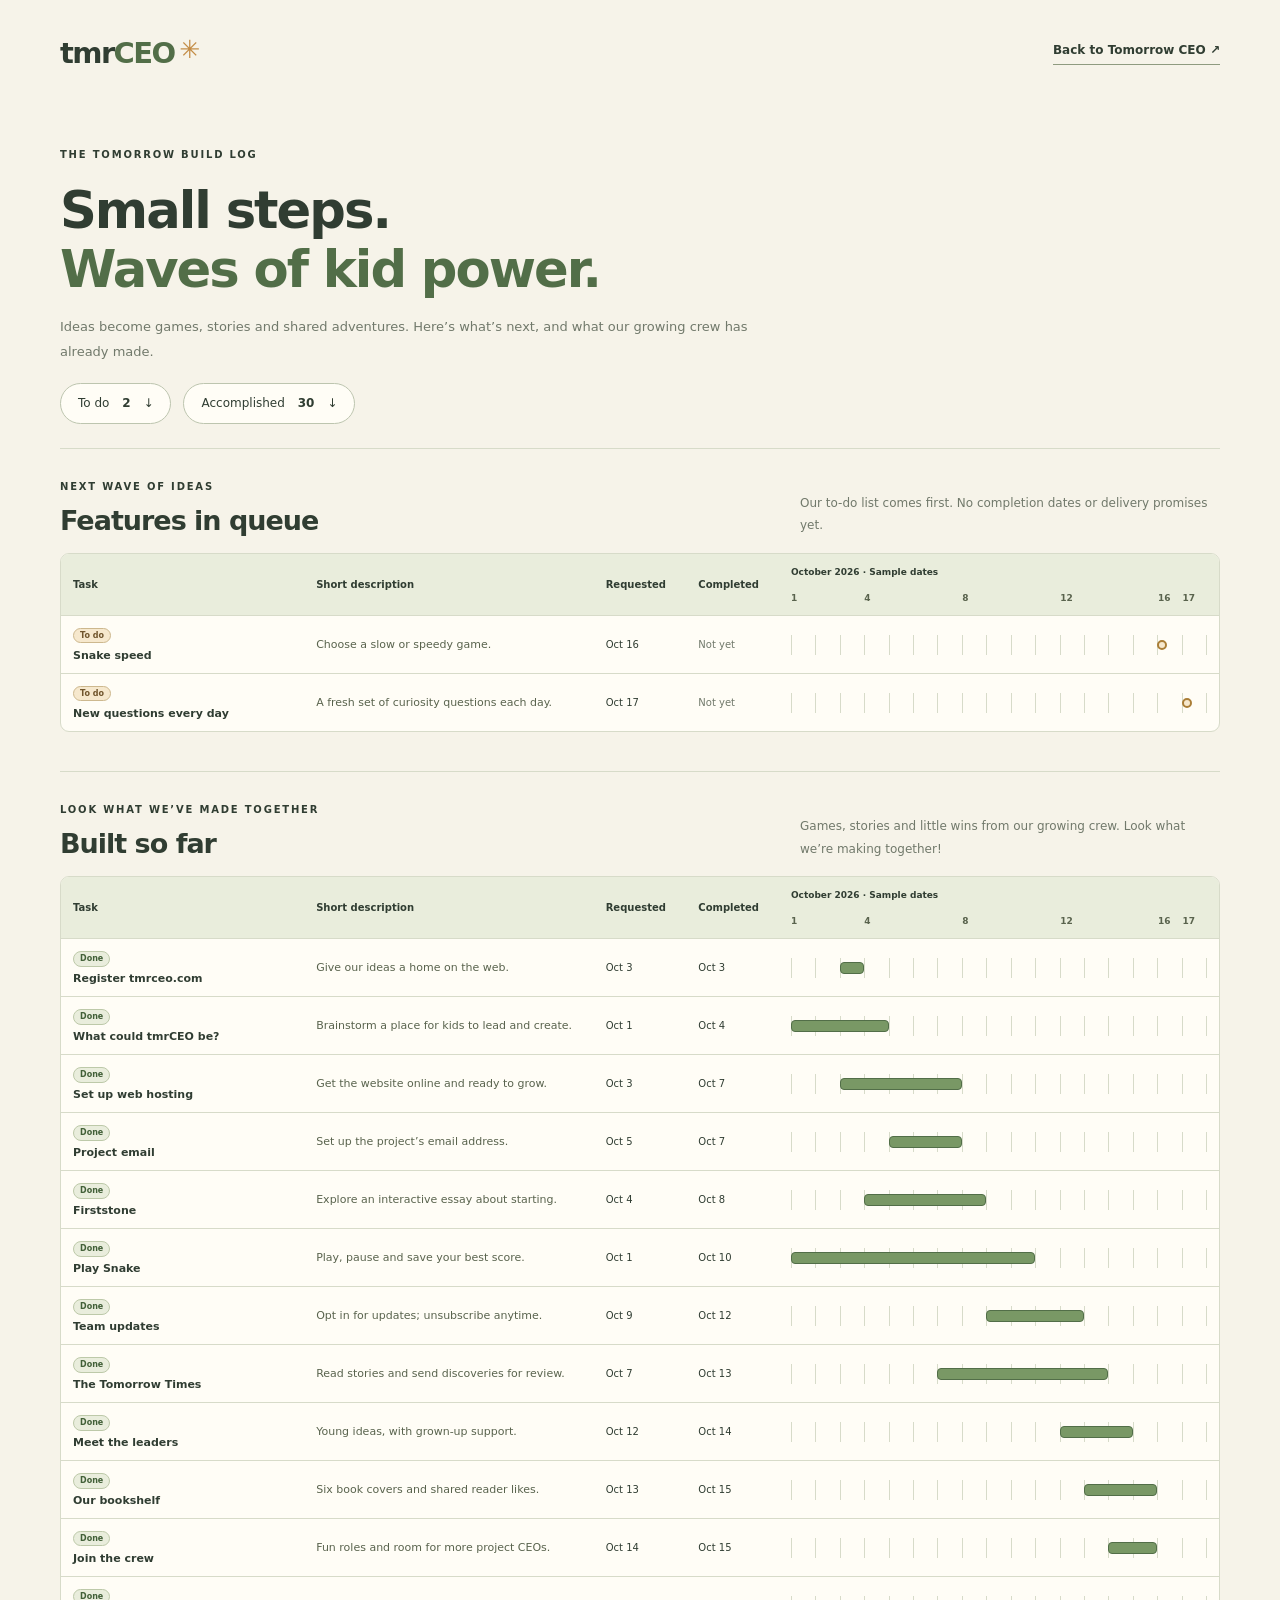
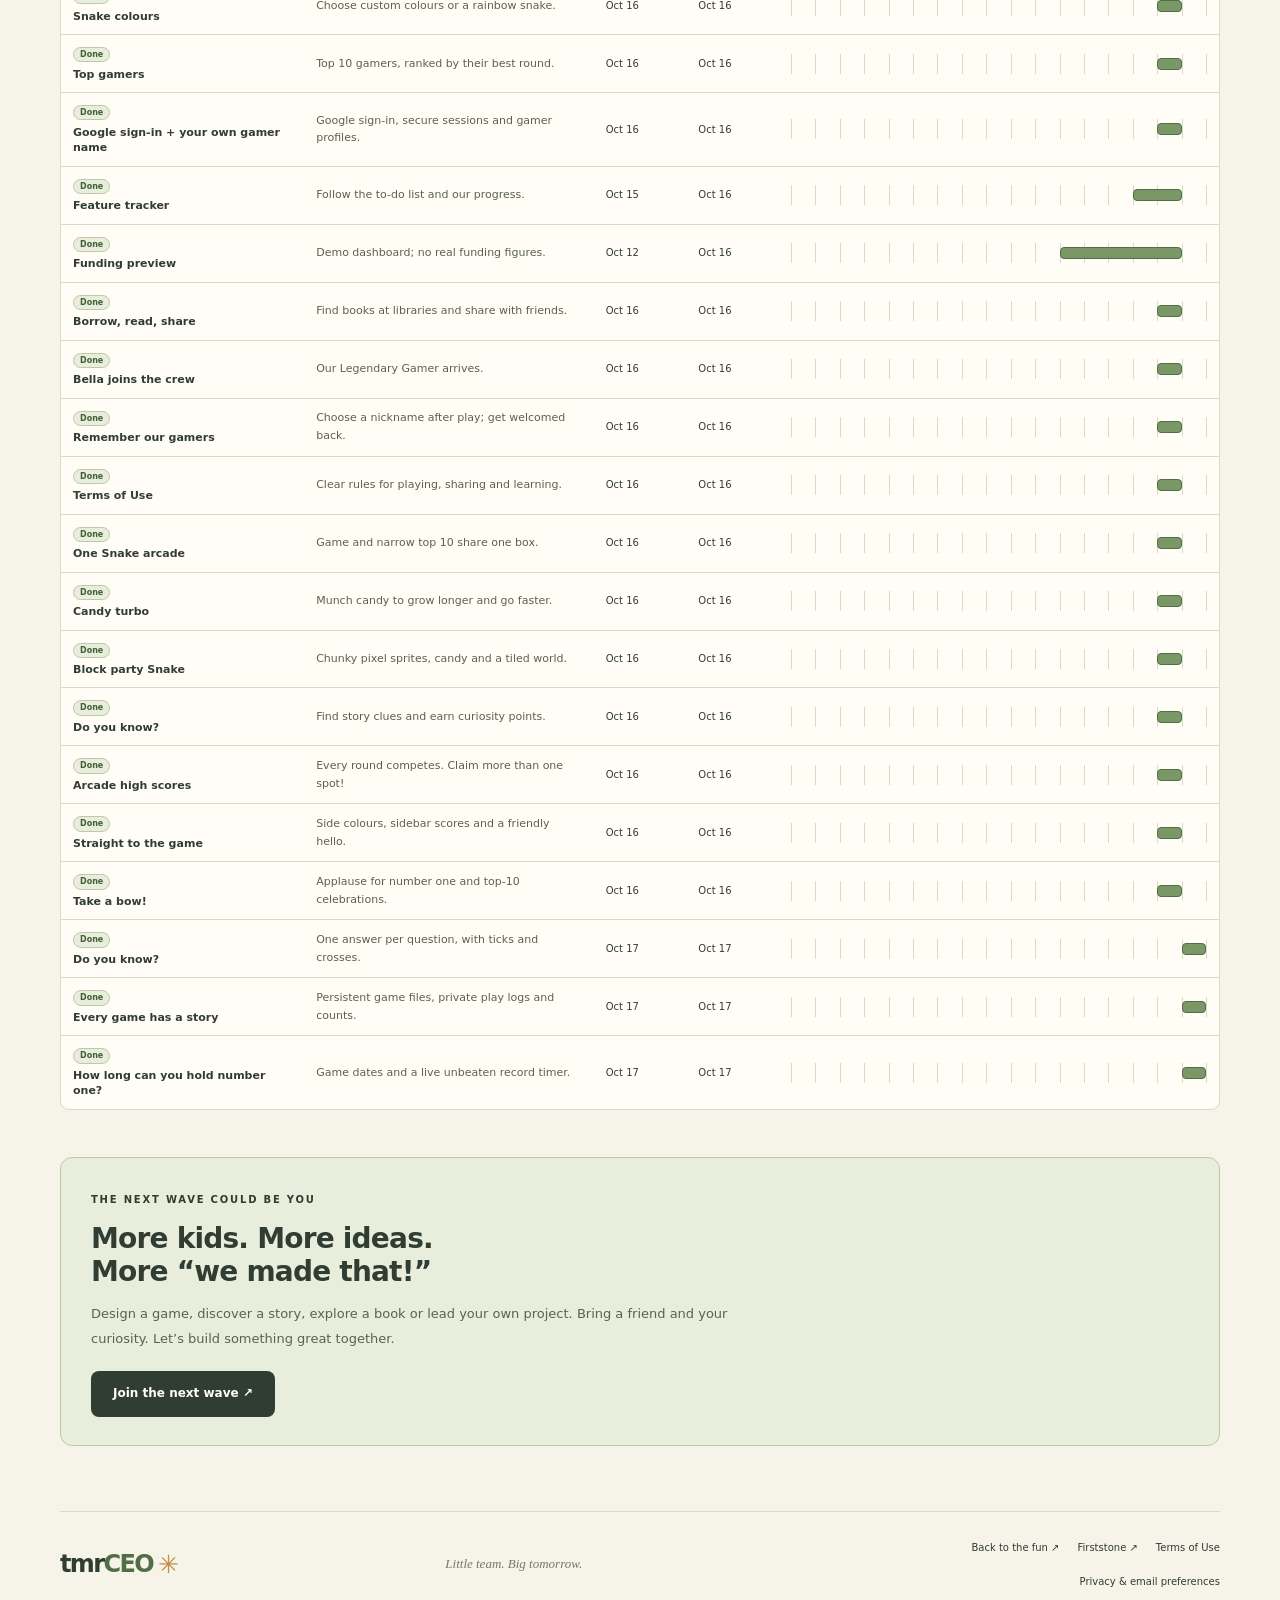
<file: features/index.html>
<!doctype html>
<html lang="en"><head><meta charset="utf-8"><meta name="viewport" content="width=device-width, initial-scale=1"><meta name="robots" content="noindex"><meta name="description" content="Our to-do list, completed work and an October project timeline with sample dates."><meta name="theme-color" content="#f6f3e9"><title>Feature tracker · Tomorrow CEO</title><link rel="stylesheet" href="/styles.css"></head>
<body><header class="header wrap"><a class="logo" href="/" aria-label="Tomorrow CEO home">tmr<span>CEO</span><i aria-hidden="true">✳</i></a><a class="text-link" href="/">Back to Tomorrow CEO ↗</a></header>
<main class="features-page wrap"><header class="features-intro"><span class="eyebrow">THE TOMORROW BUILD LOG</span><h1>Small steps.<br><span>Waves of kid power.</span></h1><p>Ideas become games, stories and shared adventures. Here’s what’s next, and what our growing crew has already made.</p><nav class="feature-jumps" aria-label="Feature tracker sections"><a href="#queue">To do <span>2</span> ↓</a><a href="#history">Accomplished <span>30</span> ↓</a></nav></header>
<section class="feature-section" id="queue" aria-labelledby="queue-title"><div class="feature-section-heading"><div><span class="eyebrow">NEXT WAVE OF IDEAS</span><h2 id="queue-title">Features in queue</h2></div><p>Our to-do list comes first. No completion dates or delivery promises yet.</p></div><p class="table-scroll-hint">On small screens, scroll across to see the timeline →</p><div class="task-scroll" tabindex="0" role="region" aria-label="To-do tasks and sample timeline"><table class="task-table"><caption class="sr-only">To-do: one task per row. Dates shown are sample dates.</caption><colgroup><col class="task-col"><col class="description-col"><col class="date-col"><col class="date-col"><col class="timeline-col"></colgroup><thead><tr><th scope="col">Task</th><th scope="col">Short description</th><th scope="col">Requested</th><th scope="col">Completed</th><th scope="col"><span class="timeline-month">October 2026 · Sample dates</span><div class="gantt-axis" aria-label="October 1 to 17"><span style="left:0.000%">1</span><span style="left:17.647%">4</span><span style="left:41.176%">8</span><span style="left:64.706%">12</span><span style="left:88.235%">16</span><span style="left:94.118%">17</span></div></th></tr></thead><tbody><tr><th scope="row"><span class="feature-state queued">To do</span><span class="task-name">Snake speed</span></th><td class="task-description">Choose a slow or speedy game.</td><td><time datetime="2026-10-16">Oct 16</time></td><td><span class="not-yet">Not yet</span></td><td><div class="gantt-track" role="img" aria-label="Sample request date 2026-10-16; not completed or scheduled" style="--days:17"><span class="gantt-queued" style="left:88.235%"></span></div></td></tr><tr><th scope="row"><span class="feature-state queued">To do</span><span class="task-name">New questions every day</span></th><td class="task-description">A fresh set of curiosity questions each day.</td><td><time datetime="2026-10-17">Oct 17</time></td><td><span class="not-yet">Not yet</span></td><td><div class="gantt-track" role="img" aria-label="Sample request date 2026-10-17; not completed or scheduled" style="--days:17"><span class="gantt-queued" style="left:94.118%"></span></div></td></tr></tbody></table></div></section>
<section class="feature-section" id="history" aria-labelledby="history-title"><div class="feature-section-heading"><div><span class="eyebrow">LOOK WHAT WE’VE MADE TOGETHER</span><h2 id="history-title">Built so far</h2></div><p>Games, stories and little wins from our growing crew. Look what we’re making together!</p></div><p class="table-scroll-hint">On small screens, scroll across to see the timeline →</p><div class="task-scroll" tabindex="0" role="region" aria-label="Completed tasks and sample timeline"><table class="task-table"><caption class="sr-only">Completed: one task per row. Dates shown are sample dates.</caption><colgroup><col class="task-col"><col class="description-col"><col class="date-col"><col class="date-col"><col class="timeline-col"></colgroup><thead><tr><th scope="col">Task</th><th scope="col">Short description</th><th scope="col">Requested</th><th scope="col">Completed</th><th scope="col"><span class="timeline-month">October 2026 · Sample dates</span><div class="gantt-axis" aria-label="October 1 to 17"><span style="left:0.000%">1</span><span style="left:17.647%">4</span><span style="left:41.176%">8</span><span style="left:64.706%">12</span><span style="left:88.235%">16</span><span style="left:94.118%">17</span></div></th></tr></thead><tbody><tr><th scope="row"><span class="feature-state shipped">Done</span><span class="task-name">Register tmrceo.com</span></th><td class="task-description">Give our ideas a home on the web.</td><td><time datetime="2026-10-03">Oct 3</time></td><td><time datetime="2026-10-03">Oct 3</time></td><td><div class="gantt-track" role="img" aria-label="Sample dates: requested 2026-10-03, completed 2026-10-03" style="--days:17"><span class="gantt-bar" style="left:11.765%;width:5.882%"></span></div></td></tr><tr><th scope="row"><span class="feature-state shipped">Done</span><span class="task-name">What could tmrCEO be?</span></th><td class="task-description">Brainstorm a place for kids to lead and create.</td><td><time datetime="2026-10-01">Oct 1</time></td><td><time datetime="2026-10-04">Oct 4</time></td><td><div class="gantt-track" role="img" aria-label="Sample dates: requested 2026-10-01, completed 2026-10-04" style="--days:17"><span class="gantt-bar" style="left:0.000%;width:23.529%"></span></div></td></tr><tr><th scope="row"><span class="feature-state shipped">Done</span><span class="task-name">Set up web hosting</span></th><td class="task-description">Get the website online and ready to grow.</td><td><time datetime="2026-10-03">Oct 3</time></td><td><time datetime="2026-10-07">Oct 7</time></td><td><div class="gantt-track" role="img" aria-label="Sample dates: requested 2026-10-03, completed 2026-10-07" style="--days:17"><span class="gantt-bar" style="left:11.765%;width:29.412%"></span></div></td></tr><tr><th scope="row"><span class="feature-state shipped">Done</span><span class="task-name">Project email</span></th><td class="task-description">Set up the project’s email address.</td><td><time datetime="2026-10-05">Oct 5</time></td><td><time datetime="2026-10-07">Oct 7</time></td><td><div class="gantt-track" role="img" aria-label="Sample dates: requested 2026-10-05, completed 2026-10-07" style="--days:17"><span class="gantt-bar" style="left:23.529%;width:17.647%"></span></div></td></tr><tr><th scope="row"><span class="feature-state shipped">Done</span><span class="task-name">Firststone</span></th><td class="task-description">Explore an interactive essay about starting.</td><td><time datetime="2026-10-04">Oct 4</time></td><td><time datetime="2026-10-08">Oct 8</time></td><td><div class="gantt-track" role="img" aria-label="Sample dates: requested 2026-10-04, completed 2026-10-08" style="--days:17"><span class="gantt-bar" style="left:17.647%;width:29.412%"></span></div></td></tr><tr><th scope="row"><span class="feature-state shipped">Done</span><span class="task-name">Play Snake</span></th><td class="task-description">Play, pause and save your best score.</td><td><time datetime="2026-10-01">Oct 1</time></td><td><time datetime="2026-10-10">Oct 10</time></td><td><div class="gantt-track" role="img" aria-label="Sample dates: requested 2026-10-01, completed 2026-10-10" style="--days:17"><span class="gantt-bar" style="left:0.000%;width:58.824%"></span></div></td></tr><tr><th scope="row"><span class="feature-state shipped">Done</span><span class="task-name">Team updates</span></th><td class="task-description">Opt in for updates; unsubscribe anytime.</td><td><time datetime="2026-10-09">Oct 9</time></td><td><time datetime="2026-10-12">Oct 12</time></td><td><div class="gantt-track" role="img" aria-label="Sample dates: requested 2026-10-09, completed 2026-10-12" style="--days:17"><span class="gantt-bar" style="left:47.059%;width:23.529%"></span></div></td></tr><tr><th scope="row"><span class="feature-state shipped">Done</span><span class="task-name">The Tomorrow Times</span></th><td class="task-description">Read stories and send discoveries for review.</td><td><time datetime="2026-10-07">Oct 7</time></td><td><time datetime="2026-10-13">Oct 13</time></td><td><div class="gantt-track" role="img" aria-label="Sample dates: requested 2026-10-07, completed 2026-10-13" style="--days:17"><span class="gantt-bar" style="left:35.294%;width:41.176%"></span></div></td></tr><tr><th scope="row"><span class="feature-state shipped">Done</span><span class="task-name">Meet the leaders</span></th><td class="task-description">Young ideas, with grown-up support.</td><td><time datetime="2026-10-12">Oct 12</time></td><td><time datetime="2026-10-14">Oct 14</time></td><td><div class="gantt-track" role="img" aria-label="Sample dates: requested 2026-10-12, completed 2026-10-14" style="--days:17"><span class="gantt-bar" style="left:64.706%;width:17.647%"></span></div></td></tr><tr><th scope="row"><span class="feature-state shipped">Done</span><span class="task-name">Our bookshelf</span></th><td class="task-description">Six book covers and shared reader likes.</td><td><time datetime="2026-10-13">Oct 13</time></td><td><time datetime="2026-10-15">Oct 15</time></td><td><div class="gantt-track" role="img" aria-label="Sample dates: requested 2026-10-13, completed 2026-10-15" style="--days:17"><span class="gantt-bar" style="left:70.588%;width:17.647%"></span></div></td></tr><tr><th scope="row"><span class="feature-state shipped">Done</span><span class="task-name">Join the crew</span></th><td class="task-description">Fun roles and room for more project CEOs.</td><td><time datetime="2026-10-14">Oct 14</time></td><td><time datetime="2026-10-15">Oct 15</time></td><td><div class="gantt-track" role="img" aria-label="Sample dates: requested 2026-10-14, completed 2026-10-15" style="--days:17"><span class="gantt-bar" style="left:76.471%;width:11.765%"></span></div></td></tr><tr><th scope="row"><span class="feature-state shipped">Done</span><span class="task-name">Snake colours</span></th><td class="task-description">Choose custom colours or a rainbow snake.</td><td><time datetime="2026-10-16">Oct 16</time></td><td><time datetime="2026-10-16">Oct 16</time></td><td><div class="gantt-track" role="img" aria-label="Sample dates: requested 2026-10-16, completed 2026-10-16" style="--days:17"><span class="gantt-bar" style="left:88.235%;width:5.882%"></span></div></td></tr><tr><th scope="row"><span class="feature-state shipped">Done</span><span class="task-name">Top gamers</span></th><td class="task-description">Top 10 gamers, ranked by their best round.</td><td><time datetime="2026-10-16">Oct 16</time></td><td><time datetime="2026-10-16">Oct 16</time></td><td><div class="gantt-track" role="img" aria-label="Sample dates: requested 2026-10-16, completed 2026-10-16" style="--days:17"><span class="gantt-bar" style="left:88.235%;width:5.882%"></span></div></td></tr><tr><th scope="row"><span class="feature-state shipped">Done</span><span class="task-name">Google sign-in + your own gamer name</span></th><td class="task-description">Google sign-in, secure sessions and gamer profiles.</td><td><time datetime="2026-10-16">Oct 16</time></td><td><time datetime="2026-10-16">Oct 16</time></td><td><div class="gantt-track" role="img" aria-label="Sample dates: requested 2026-10-16, completed 2026-10-16" style="--days:17"><span class="gantt-bar" style="left:88.235%;width:5.882%"></span></div></td></tr><tr><th scope="row"><span class="feature-state shipped">Done</span><span class="task-name">Feature tracker</span></th><td class="task-description">Follow the to-do list and our progress.</td><td><time datetime="2026-10-15">Oct 15</time></td><td><time datetime="2026-10-16">Oct 16</time></td><td><div class="gantt-track" role="img" aria-label="Sample dates: requested 2026-10-15, completed 2026-10-16" style="--days:17"><span class="gantt-bar" style="left:82.353%;width:11.765%"></span></div></td></tr><tr><th scope="row"><span class="feature-state shipped">Done</span><span class="task-name">Funding preview</span></th><td class="task-description">Demo dashboard; no real funding figures.</td><td><time datetime="2026-10-12">Oct 12</time></td><td><time datetime="2026-10-16">Oct 16</time></td><td><div class="gantt-track" role="img" aria-label="Sample dates: requested 2026-10-12, completed 2026-10-16" style="--days:17"><span class="gantt-bar" style="left:64.706%;width:29.412%"></span></div></td></tr><tr><th scope="row"><span class="feature-state shipped">Done</span><span class="task-name">Borrow, read, share</span></th><td class="task-description">Find books at libraries and share with friends.</td><td><time datetime="2026-10-16">Oct 16</time></td><td><time datetime="2026-10-16">Oct 16</time></td><td><div class="gantt-track" role="img" aria-label="Sample dates: requested 2026-10-16, completed 2026-10-16" style="--days:17"><span class="gantt-bar" style="left:88.235%;width:5.882%"></span></div></td></tr><tr><th scope="row"><span class="feature-state shipped">Done</span><span class="task-name">Bella joins the crew</span></th><td class="task-description">Our Legendary Gamer arrives.</td><td><time datetime="2026-10-16">Oct 16</time></td><td><time datetime="2026-10-16">Oct 16</time></td><td><div class="gantt-track" role="img" aria-label="Sample dates: requested 2026-10-16, completed 2026-10-16" style="--days:17"><span class="gantt-bar" style="left:88.235%;width:5.882%"></span></div></td></tr><tr><th scope="row"><span class="feature-state shipped">Done</span><span class="task-name">Remember our gamers</span></th><td class="task-description">Choose a nickname after play; get welcomed back.</td><td><time datetime="2026-10-16">Oct 16</time></td><td><time datetime="2026-10-16">Oct 16</time></td><td><div class="gantt-track" role="img" aria-label="Sample dates: requested 2026-10-16, completed 2026-10-16" style="--days:17"><span class="gantt-bar" style="left:88.235%;width:5.882%"></span></div></td></tr><tr><th scope="row"><span class="feature-state shipped">Done</span><span class="task-name">Terms of Use</span></th><td class="task-description">Clear rules for playing, sharing and learning.</td><td><time datetime="2026-10-16">Oct 16</time></td><td><time datetime="2026-10-16">Oct 16</time></td><td><div class="gantt-track" role="img" aria-label="Sample dates: requested 2026-10-16, completed 2026-10-16" style="--days:17"><span class="gantt-bar" style="left:88.235%;width:5.882%"></span></div></td></tr><tr><th scope="row"><span class="feature-state shipped">Done</span><span class="task-name">One Snake arcade</span></th><td class="task-description">Game and narrow top 10 share one box.</td><td><time datetime="2026-10-16">Oct 16</time></td><td><time datetime="2026-10-16">Oct 16</time></td><td><div class="gantt-track" role="img" aria-label="Sample dates: requested 2026-10-16, completed 2026-10-16" style="--days:17"><span class="gantt-bar" style="left:88.235%;width:5.882%"></span></div></td></tr><tr><th scope="row"><span class="feature-state shipped">Done</span><span class="task-name">Candy turbo</span></th><td class="task-description">Munch candy to grow longer and go faster.</td><td><time datetime="2026-10-16">Oct 16</time></td><td><time datetime="2026-10-16">Oct 16</time></td><td><div class="gantt-track" role="img" aria-label="Sample dates: requested 2026-10-16, completed 2026-10-16" style="--days:17"><span class="gantt-bar" style="left:88.235%;width:5.882%"></span></div></td></tr><tr><th scope="row"><span class="feature-state shipped">Done</span><span class="task-name">Block party Snake</span></th><td class="task-description">Chunky pixel sprites, candy and a tiled world.</td><td><time datetime="2026-10-16">Oct 16</time></td><td><time datetime="2026-10-16">Oct 16</time></td><td><div class="gantt-track" role="img" aria-label="Sample dates: requested 2026-10-16, completed 2026-10-16" style="--days:17"><span class="gantt-bar" style="left:88.235%;width:5.882%"></span></div></td></tr><tr><th scope="row"><span class="feature-state shipped">Done</span><span class="task-name">Do you know?</span></th><td class="task-description">Find story clues and earn curiosity points.</td><td><time datetime="2026-10-16">Oct 16</time></td><td><time datetime="2026-10-16">Oct 16</time></td><td><div class="gantt-track" role="img" aria-label="Sample dates: requested 2026-10-16, completed 2026-10-16" style="--days:17"><span class="gantt-bar" style="left:88.235%;width:5.882%"></span></div></td></tr><tr><th scope="row"><span class="feature-state shipped">Done</span><span class="task-name">Arcade high scores</span></th><td class="task-description">Every round competes. Claim more than one spot!</td><td><time datetime="2026-10-16">Oct 16</time></td><td><time datetime="2026-10-16">Oct 16</time></td><td><div class="gantt-track" role="img" aria-label="Sample dates: requested 2026-10-16, completed 2026-10-16" style="--days:17"><span class="gantt-bar" style="left:88.235%;width:5.882%"></span></div></td></tr><tr><th scope="row"><span class="feature-state shipped">Done</span><span class="task-name">Straight to the game</span></th><td class="task-description">Side colours, sidebar scores and a friendly hello.</td><td><time datetime="2026-10-16">Oct 16</time></td><td><time datetime="2026-10-16">Oct 16</time></td><td><div class="gantt-track" role="img" aria-label="Sample dates: requested 2026-10-16, completed 2026-10-16" style="--days:17"><span class="gantt-bar" style="left:88.235%;width:5.882%"></span></div></td></tr><tr><th scope="row"><span class="feature-state shipped">Done</span><span class="task-name">Take a bow!</span></th><td class="task-description">Applause for number one and top-10 celebrations.</td><td><time datetime="2026-10-16">Oct 16</time></td><td><time datetime="2026-10-16">Oct 16</time></td><td><div class="gantt-track" role="img" aria-label="Sample dates: requested 2026-10-16, completed 2026-10-16" style="--days:17"><span class="gantt-bar" style="left:88.235%;width:5.882%"></span></div></td></tr><tr><th scope="row"><span class="feature-state shipped">Done</span><span class="task-name">Do you know?</span></th><td class="task-description">One answer per question, with ticks and crosses.</td><td><time datetime="2026-10-17">Oct 17</time></td><td><time datetime="2026-10-17">Oct 17</time></td><td><div class="gantt-track" role="img" aria-label="Sample dates: requested 2026-10-17, completed 2026-10-17" style="--days:17"><span class="gantt-bar" style="left:94.118%;width:5.882%"></span></div></td></tr><tr><th scope="row"><span class="feature-state shipped">Done</span><span class="task-name">Every game has a story</span></th><td class="task-description">Persistent game files, private play logs and counts.</td><td><time datetime="2026-10-17">Oct 17</time></td><td><time datetime="2026-10-17">Oct 17</time></td><td><div class="gantt-track" role="img" aria-label="Sample dates: requested 2026-10-17, completed 2026-10-17" style="--days:17"><span class="gantt-bar" style="left:94.118%;width:5.882%"></span></div></td></tr><tr><th scope="row"><span class="feature-state shipped">Done</span><span class="task-name">How long can you hold number one?</span></th><td class="task-description">Game dates and a live unbeaten record timer.</td><td><time datetime="2026-10-17">Oct 17</time></td><td><time datetime="2026-10-17">Oct 17</time></td><td><div class="gantt-track" role="img" aria-label="Sample dates: requested 2026-10-17, completed 2026-10-17" style="--days:17"><span class="gantt-bar" style="left:94.118%;width:5.882%"></span></div></td></tr></tbody></table></div></section>
<aside class="kid-power-invite"><span class="eyebrow">THE NEXT WAVE COULD BE YOU</span><h2>More kids. More ideas.<br>More “we made that!”</h2><p>Design a game, discover a story, explore a book or lead your own project. Bring a friend and your curiosity. Let’s build something great together.</p><a class="button dark" href="/#team">Join the next wave ↗</a></aside></main>
<footer class="footer wrap"><a class="logo" href="/">tmr<span>CEO</span><i aria-hidden="true">✳</i></a><span>Little team. Big tomorrow.</span><div><a href="/">Back to the fun ↗</a><a href="/firststone">Firststone ↗</a><a href="/terms">Terms of Use</a><a href="/privacy">Privacy &amp; email preferences</a></div></footer></body></html>
</file>
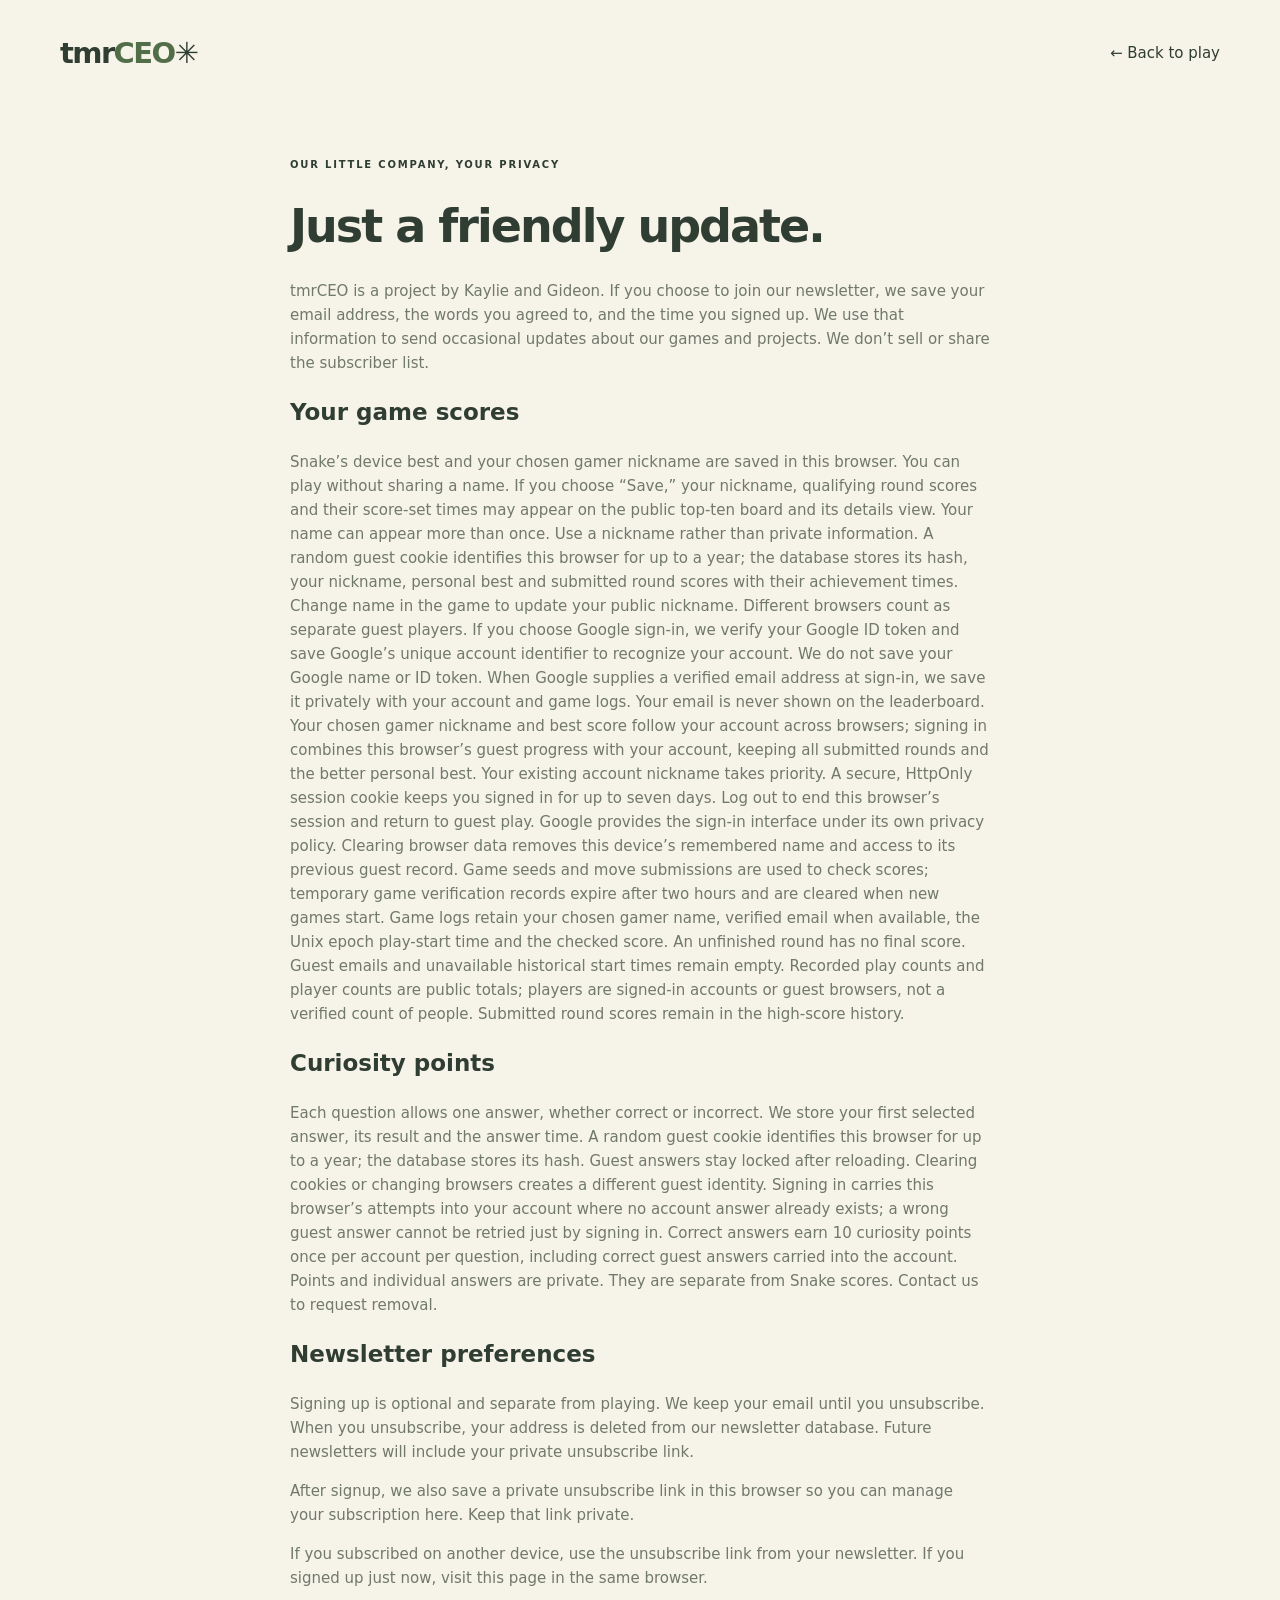
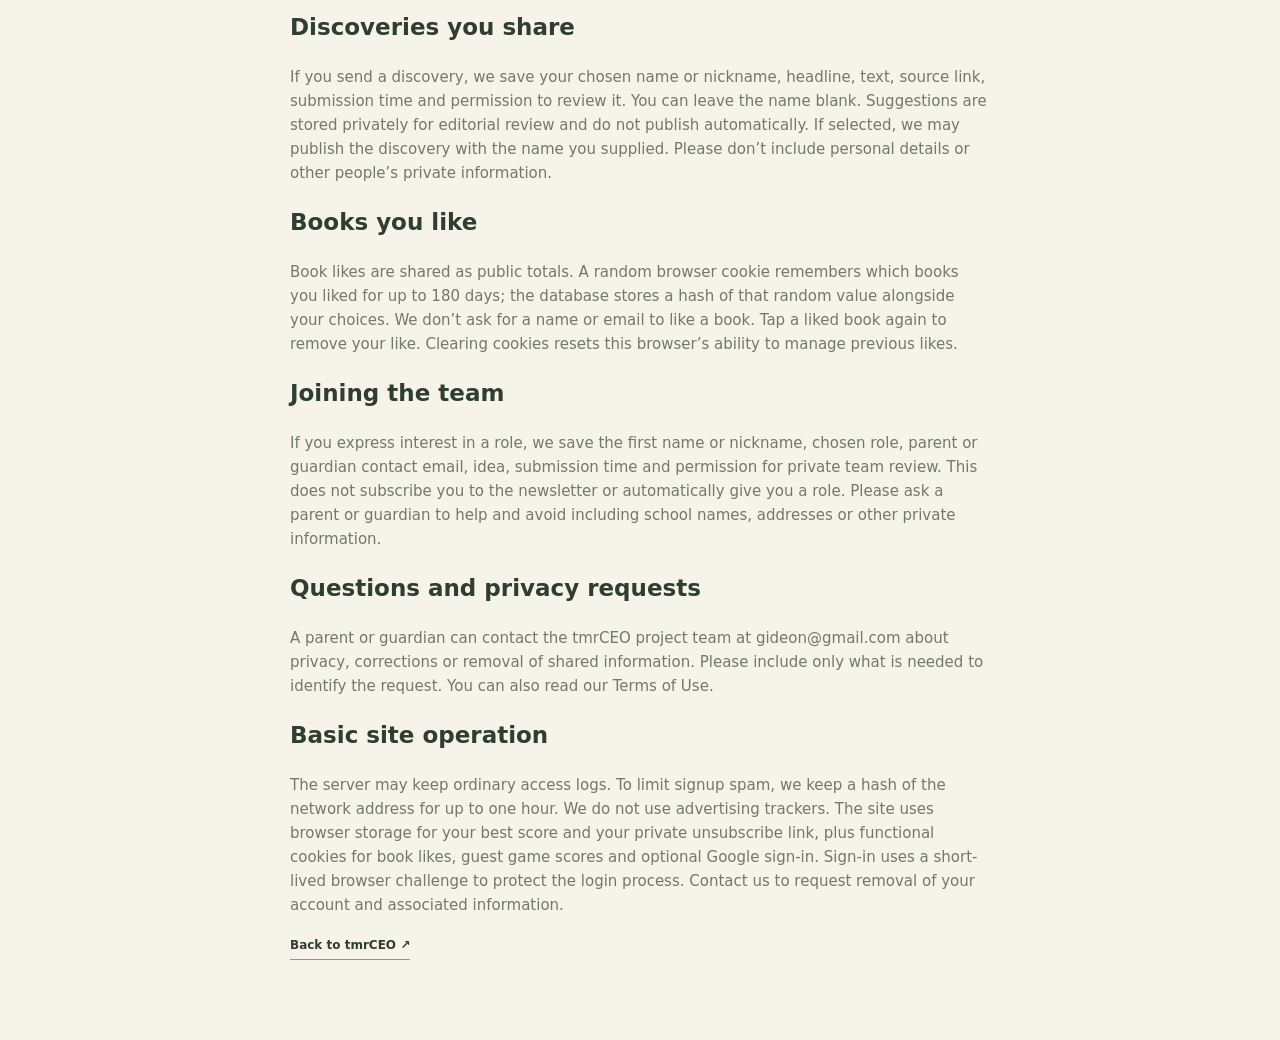
<file: privacy.html>
<!doctype html><html lang="en"><head><meta charset="utf-8"><meta name="viewport" content="width=device-width, initial-scale=1"><meta name="robots" content="noindex"><title>Privacy & email preferences · tmrCEO</title><link rel="stylesheet" href="/styles.css"></head><body><header class="header wrap"><a class="logo" href="/">tmr<span>CEO</span>✳</a><a href="/">← Back to play</a></header><main class="privacy wrap"><span class="eyebrow">OUR LITTLE COMPANY, YOUR PRIVACY</span><h1>Just a friendly update.</h1><p>tmrCEO is a project by Kaylie and Gideon. If you choose to join our newsletter, we save your email address, the words you agreed to, and the time you signed up. We use that information to send occasional updates about our games and projects. We don’t sell or share the subscriber list.</p><h2>Your game scores</h2><p>Snake’s device best and your chosen gamer nickname are saved in this browser. You can play without sharing a name. If you choose “Save,” your nickname, qualifying round scores and their score-set times may appear on the public top-ten board and its details view. Your name can appear more than once. Use a nickname rather than private information. A random guest cookie identifies this browser for up to a year; the database stores its hash, your nickname, personal best and submitted round scores with their achievement times. Change name in the game to update your public nickname. Different browsers count as separate guest players. If you choose Google sign-in, we verify your Google ID token and save Google’s unique account identifier to recognize your account. We do not save your Google name or ID token. When Google supplies a verified email address at sign-in, we save it privately with your account and game logs. Your email is never shown on the leaderboard. Your chosen gamer nickname and best score follow your account across browsers; signing in combines this browser’s guest progress with your account, keeping all submitted rounds and the better personal best. Your existing account nickname takes priority. A secure, HttpOnly session cookie keeps you signed in for up to seven days. Log out to end this browser’s session and return to guest play. Google provides the sign-in interface under its own privacy policy. Clearing browser data removes this device’s remembered name and access to its previous guest record. Game seeds and move submissions are used to check scores; temporary game verification records expire after two hours and are cleared when new games start. Game logs retain your chosen gamer name, verified email when available, the Unix epoch play-start time and the checked score. An unfinished round has no final score. Guest emails and unavailable historical start times remain empty. Recorded play counts and player counts are public totals; players are signed-in accounts or guest browsers, not a verified count of people. Submitted round scores remain in the high-score history.</p><h2>Curiosity points</h2><p>Each question allows one answer, whether correct or incorrect. We store your first selected answer, its result and the answer time. A random guest cookie identifies this browser for up to a year; the database stores its hash. Guest answers stay locked after reloading. Clearing cookies or changing browsers creates a different guest identity. Signing in carries this browser’s attempts into your account where no account answer already exists; a wrong guest answer cannot be retried just by signing in. Correct answers earn 10 curiosity points once per account per question, including correct guest answers carried into the account. Points and individual answers are private. They are separate from Snake scores. Contact us to request removal.</p><h2>Newsletter preferences</h2><p>Signing up is optional and separate from playing. We keep your email until you unsubscribe. When you unsubscribe, your address is deleted from our newsletter database. Future newsletters will include your private unsubscribe link.</p><p>After signup, we also save a private unsubscribe link in this browser so you can manage your subscription here. Keep that link private.</p><button class="button dark" id="unsubscribe" hidden>Unsubscribe from updates</button><p id="status" role="status" aria-live="polite"></p><p id="no-link">If you subscribed on another device, use the unsubscribe link from your newsletter. If you signed up just now, visit this page in the same browser.</p><h2>Discoveries you share</h2><p>If you send a discovery, we save your chosen name or nickname, headline, text, source link, submission time and permission to review it. You can leave the name blank. Suggestions are stored privately for editorial review and do not publish automatically. If selected, we may publish the discovery with the name you supplied. Please don’t include personal details or other people’s private information.</p><h2>Books you like</h2><p>Book likes are shared as public totals. A random browser cookie remembers which books you liked for up to 180 days; the database stores a hash of that random value alongside your choices. We don’t ask for a name or email to like a book. Tap a liked book again to remove your like. Clearing cookies resets this browser’s ability to manage previous likes.</p><h2>Joining the team</h2><p>If you express interest in a role, we save the first name or nickname, chosen role, parent or guardian contact email, idea, submission time and permission for private team review. This does not subscribe you to the newsletter or automatically give you a role. Please ask a parent or guardian to help and avoid including school names, addresses or other private information.</p><h2>Questions and privacy requests</h2><p>A parent or guardian can contact the tmrCEO project team at <a href="mailto:gideon@gmail.com">gideon@gmail.com</a> about privacy, corrections or removal of shared information. Please include only what is needed to identify the request. You can also read our <a href="/terms">Terms of Use</a>.</p><h2>Basic site operation</h2><p>The server may keep ordinary access logs. To limit signup spam, we keep a hash of the network address for up to one hour. We do not use advertising trackers. The site uses browser storage for your best score and your private unsubscribe link, plus functional cookies for book likes, guest game scores and optional Google sign-in. Sign-in uses a short-lived browser challenge to protect the login process. Contact us to request removal of your account and associated information.</p><a class="text-link" href="/">Back to tmrCEO ↗</a></main><script>
let token=new URLSearchParams(location.hash.slice(1)).get('unsubscribe');if(!token){try{const saved=localStorage.getItem('tmrceo-unsubscribe');if(saved)token=new URLSearchParams(saved.split('#')[1]).get('unsubscribe');}catch{}}
if(token){document.getElementById('unsubscribe').hidden=false;document.getElementById('no-link').hidden=true;}document.getElementById('unsubscribe').addEventListener('click',async()=>{const b=document.getElementById('unsubscribe'),s=document.getElementById('status');b.disabled=true;try{const r=await fetch('/api/unsubscribe',{method:'POST',headers:{'Content-Type':'application/json'},body:JSON.stringify({token})});if(!r.ok)throw Error('Please try again.');try{localStorage.removeItem('tmrceo-unsubscribe');}catch{}s.textContent='You’re unsubscribed. Your email has been removed. You’re always welcome to come play!';b.hidden=true;history.replaceState(null,'','/privacy');}catch(e){s.textContent=e.message;b.disabled=false;}});
</script></body></html>
</file>
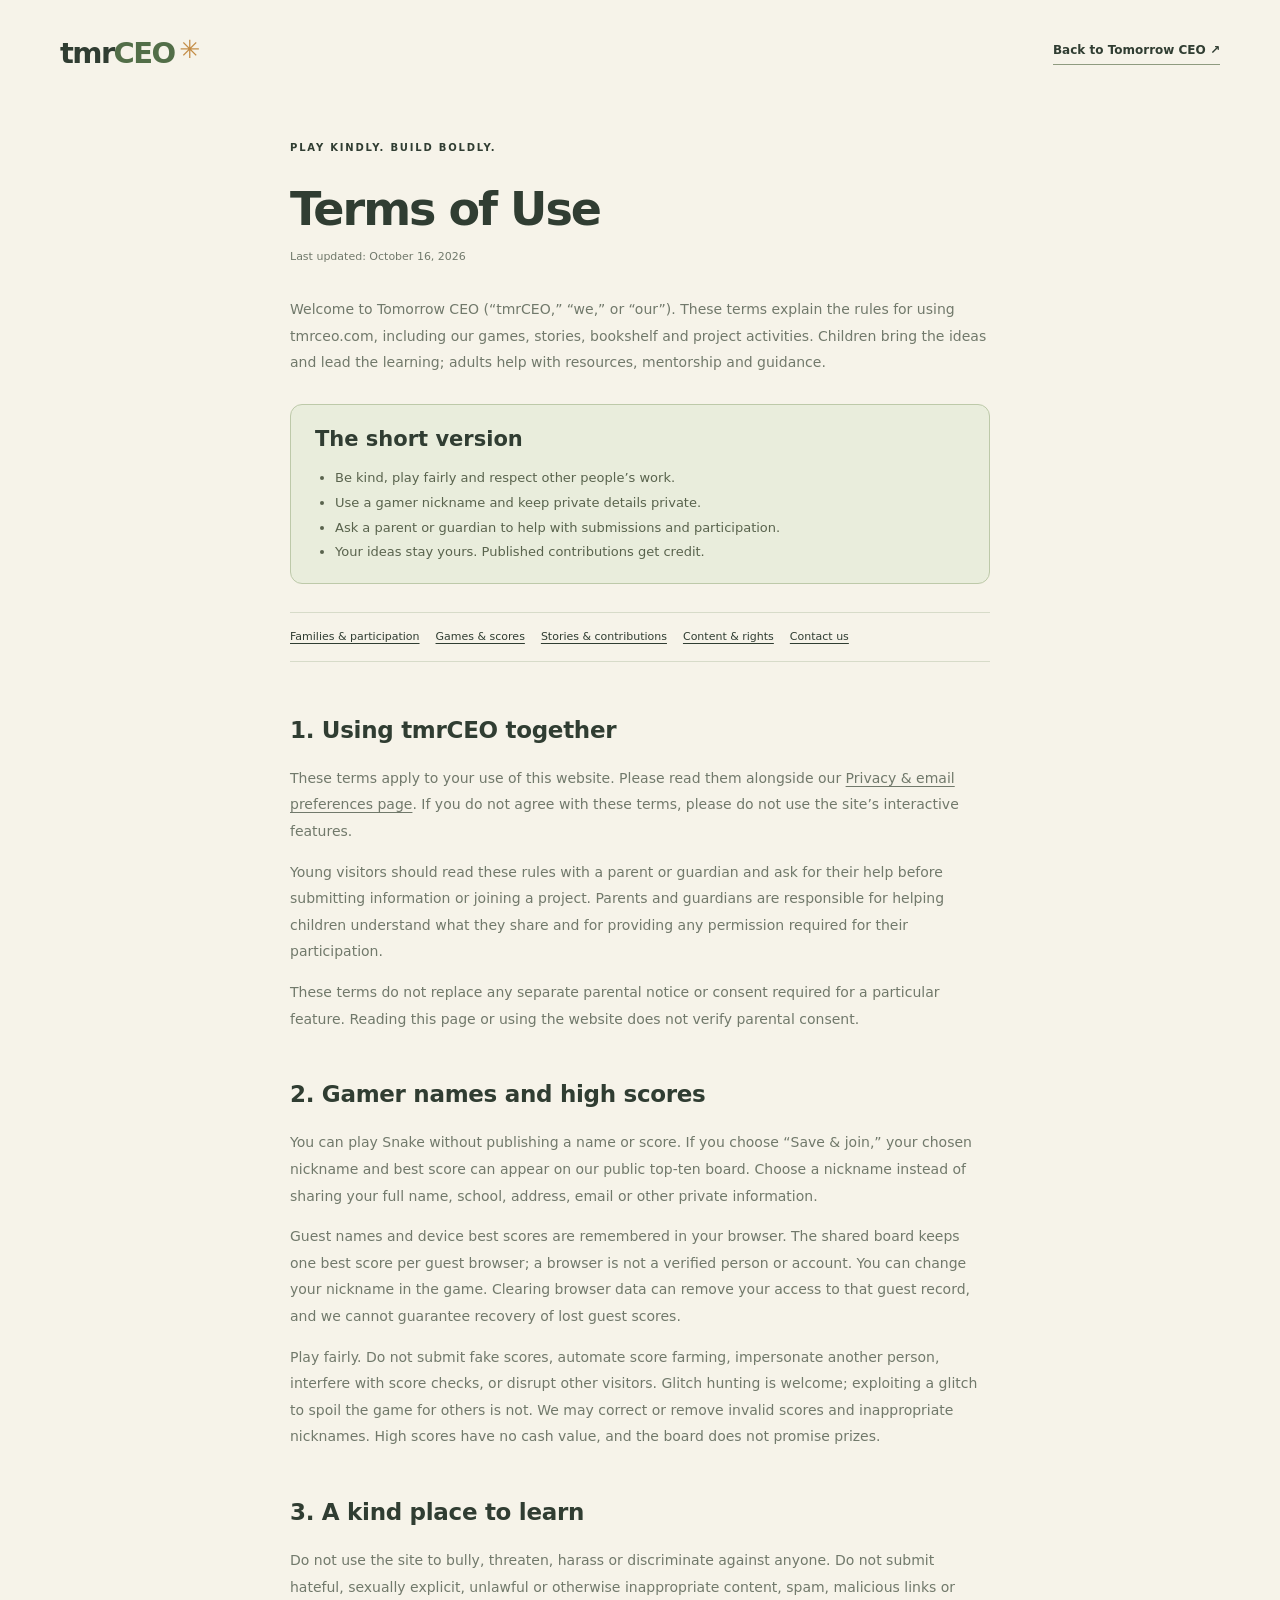
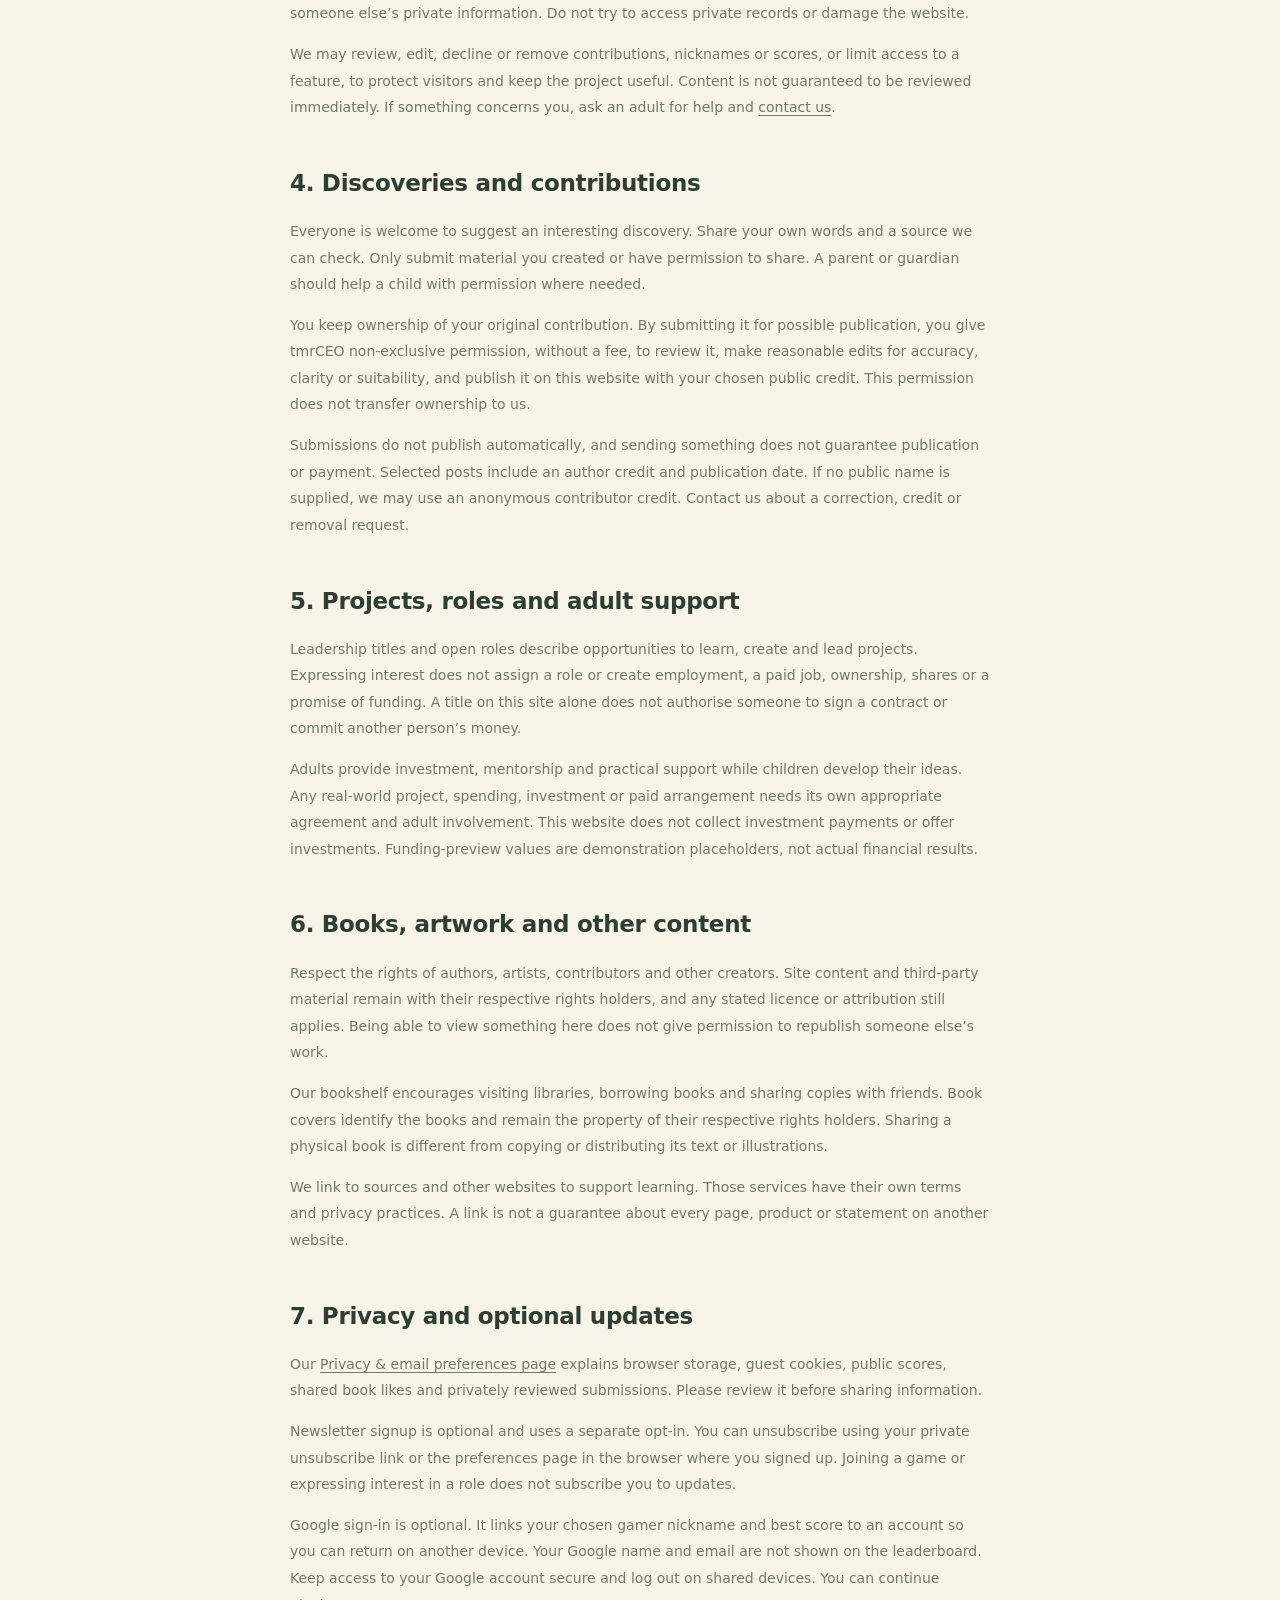
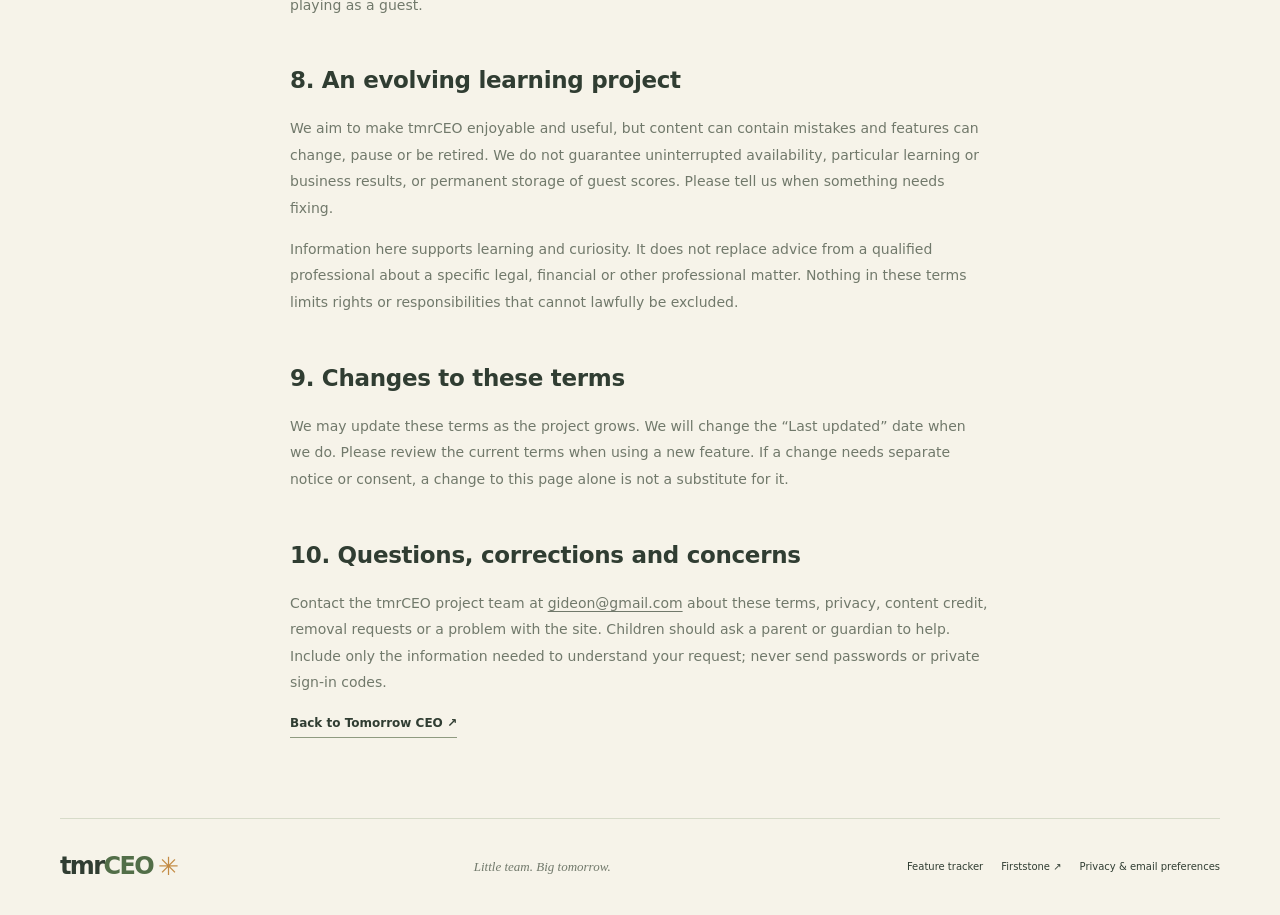
<file: terms.html>
<!doctype html>
<html lang="en">
<head>
<meta charset="utf-8"><meta name="viewport" content="width=device-width, initial-scale=1">
<meta name="description" content="Terms of Use for Tomorrow CEO: playing fairly, sharing discoveries, respecting creators, and learning together.">
<meta name="theme-color" content="#f6f3e9"><link rel="canonical" href="https://tmrceo.com/terms">
<title>Terms of Use · Tomorrow CEO</title><link rel="stylesheet" href="/styles.css">
</head>
<body>
<header class="header wrap"><a class="logo" href="/" aria-label="Tomorrow CEO home">tmr<span>CEO</span><i aria-hidden="true">✳</i></a><a class="text-link" href="/">Back to Tomorrow CEO ↗</a></header>
<main class="privacy legal-page wrap">
<span class="eyebrow">PLAY KINDLY. BUILD BOLDLY.</span><h1>Terms of Use</h1>
<p class="legal-date">Last updated: <time datetime="2026-10-16">October 16, 2026</time></p>
<p>Welcome to Tomorrow CEO (“tmrCEO,” “we,” or “our”). These terms explain the rules for using tmrceo.com, including our games, stories, bookshelf and project activities. Children bring the ideas and lead the learning; adults help with resources, mentorship and guidance.</p>
<aside class="legal-summary" aria-labelledby="short-version"><h2 id="short-version">The short version</h2><ul><li>Be kind, play fairly and respect other people’s work.</li><li>Use a gamer nickname and keep private details private.</li><li>Ask a parent or guardian to help with submissions and participation.</li><li>Your ideas stay yours. Published contributions get credit.</li></ul></aside>
<nav class="legal-nav" aria-label="Terms sections"><a href="#families">Families &amp; participation</a><a href="#games">Games &amp; scores</a><a href="#contributions">Stories &amp; contributions</a><a href="#rights">Content &amp; rights</a><a href="#contact">Contact us</a></nav>
<section id="families"><h2>1. Using tmrCEO together</h2><p>These terms apply to your use of this website. Please read them alongside our <a href="/privacy">Privacy &amp; email preferences page</a>. If you do not agree with these terms, please do not use the site’s interactive features.</p><p>Young visitors should read these rules with a parent or guardian and ask for their help before submitting information or joining a project. Parents and guardians are responsible for helping children understand what they share and for providing any permission required for their participation.</p><p>These terms do not replace any separate parental notice or consent required for a particular feature. Reading this page or using the website does not verify parental consent.</p></section>
<section id="games"><h2>2. Gamer names and high scores</h2><p>You can play Snake without publishing a name or score. If you choose “Save &amp; join,” your chosen nickname and best score can appear on our public top-ten board. Choose a nickname instead of sharing your full name, school, address, email or other private information.</p><p>Guest names and device best scores are remembered in your browser. The shared board keeps one best score per guest browser; a browser is not a verified person or account. You can change your nickname in the game. Clearing browser data can remove your access to that guest record, and we cannot guarantee recovery of lost guest scores.</p><p>Play fairly. Do not submit fake scores, automate score farming, impersonate another person, interfere with score checks, or disrupt other visitors. Glitch hunting is welcome; exploiting a glitch to spoil the game for others is not. We may correct or remove invalid scores and inappropriate nicknames. High scores have no cash value, and the board does not promise prizes.</p></section>
<section><h2>3. A kind place to learn</h2><p>Do not use the site to bully, threaten, harass or discriminate against anyone. Do not submit hateful, sexually explicit, unlawful or otherwise inappropriate content, spam, malicious links or someone else’s private information. Do not try to access private records or damage the website.</p><p>We may review, edit, decline or remove contributions, nicknames or scores, or limit access to a feature, to protect visitors and keep the project useful. Content is not guaranteed to be reviewed immediately. If something concerns you, ask an adult for help and <a href="#contact">contact us</a>.</p></section>
<section id="contributions"><h2>4. Discoveries and contributions</h2><p>Everyone is welcome to suggest an interesting discovery. Share your own words and a source we can check. Only submit material you created or have permission to share. A parent or guardian should help a child with permission where needed.</p><p>You keep ownership of your original contribution. By submitting it for possible publication, you give tmrCEO non-exclusive permission, without a fee, to review it, make reasonable edits for accuracy, clarity or suitability, and publish it on this website with your chosen public credit. This permission does not transfer ownership to us.</p><p>Submissions do not publish automatically, and sending something does not guarantee publication or payment. Selected posts include an author credit and publication date. If no public name is supplied, we may use an anonymous contributor credit. Contact us about a correction, credit or removal request.</p></section>
<section><h2>5. Projects, roles and adult support</h2><p>Leadership titles and open roles describe opportunities to learn, create and lead projects. Expressing interest does not assign a role or create employment, a paid job, ownership, shares or a promise of funding. A title on this site alone does not authorise someone to sign a contract or commit another person’s money.</p><p>Adults provide investment, mentorship and practical support while children develop their ideas. Any real-world project, spending, investment or paid arrangement needs its own appropriate agreement and adult involvement. This website does not collect investment payments or offer investments. Funding-preview values are demonstration placeholders, not actual financial results.</p></section>
<section id="rights"><h2>6. Books, artwork and other content</h2><p>Respect the rights of authors, artists, contributors and other creators. Site content and third-party material remain with their respective rights holders, and any stated licence or attribution still applies. Being able to view something here does not give permission to republish someone else’s work.</p><p>Our bookshelf encourages visiting libraries, borrowing books and sharing copies with friends. Book covers identify the books and remain the property of their respective rights holders. Sharing a physical book is different from copying or distributing its text or illustrations.</p><p>We link to sources and other websites to support learning. Those services have their own terms and privacy practices. A link is not a guarantee about every page, product or statement on another website.</p></section>
<section><h2>7. Privacy and optional updates</h2><p>Our <a href="/privacy">Privacy &amp; email preferences page</a> explains browser storage, guest cookies, public scores, shared book likes and privately reviewed submissions. Please review it before sharing information.</p><p>Newsletter signup is optional and uses a separate opt-in. You can unsubscribe using your private unsubscribe link or the preferences page in the browser where you signed up. Joining a game or expressing interest in a role does not subscribe you to updates.</p><p>Google sign-in is optional. It links your chosen gamer nickname and best score to an account so you can return on another device. Your Google name and email are not shown on the leaderboard. Keep access to your Google account secure and log out on shared devices. You can continue playing as a guest.</p></section>
<section><h2>8. An evolving learning project</h2><p>We aim to make tmrCEO enjoyable and useful, but content can contain mistakes and features can change, pause or be retired. We do not guarantee uninterrupted availability, particular learning or business results, or permanent storage of guest scores. Please tell us when something needs fixing.</p><p>Information here supports learning and curiosity. It does not replace advice from a qualified professional about a specific legal, financial or other professional matter. Nothing in these terms limits rights or responsibilities that cannot lawfully be excluded.</p></section>
<section><h2>9. Changes to these terms</h2><p>We may update these terms as the project grows. We will change the “Last updated” date when we do. Please review the current terms when using a new feature. If a change needs separate notice or consent, a change to this page alone is not a substitute for it.</p></section>
<section id="contact"><h2>10. Questions, corrections and concerns</h2><p>Contact the tmrCEO project team at <a href="mailto:gideon@gmail.com">gideon@gmail.com</a> about these terms, privacy, content credit, removal requests or a problem with the site. Children should ask a parent or guardian to help. Include only the information needed to understand your request; never send passwords or private sign-in codes.</p></section>
<a class="text-link" href="/">Back to Tomorrow CEO ↗</a>
</main>
<footer class="footer wrap"><a class="logo" href="/">tmr<span>CEO</span><i aria-hidden="true">✳</i></a><span>Little team. Big tomorrow.</span><div><a href="/features">Feature tracker</a><a href="/firststone">Firststone ↗</a><a href="/privacy">Privacy &amp; email preferences</a></div></footer>
</body></html>
</file>
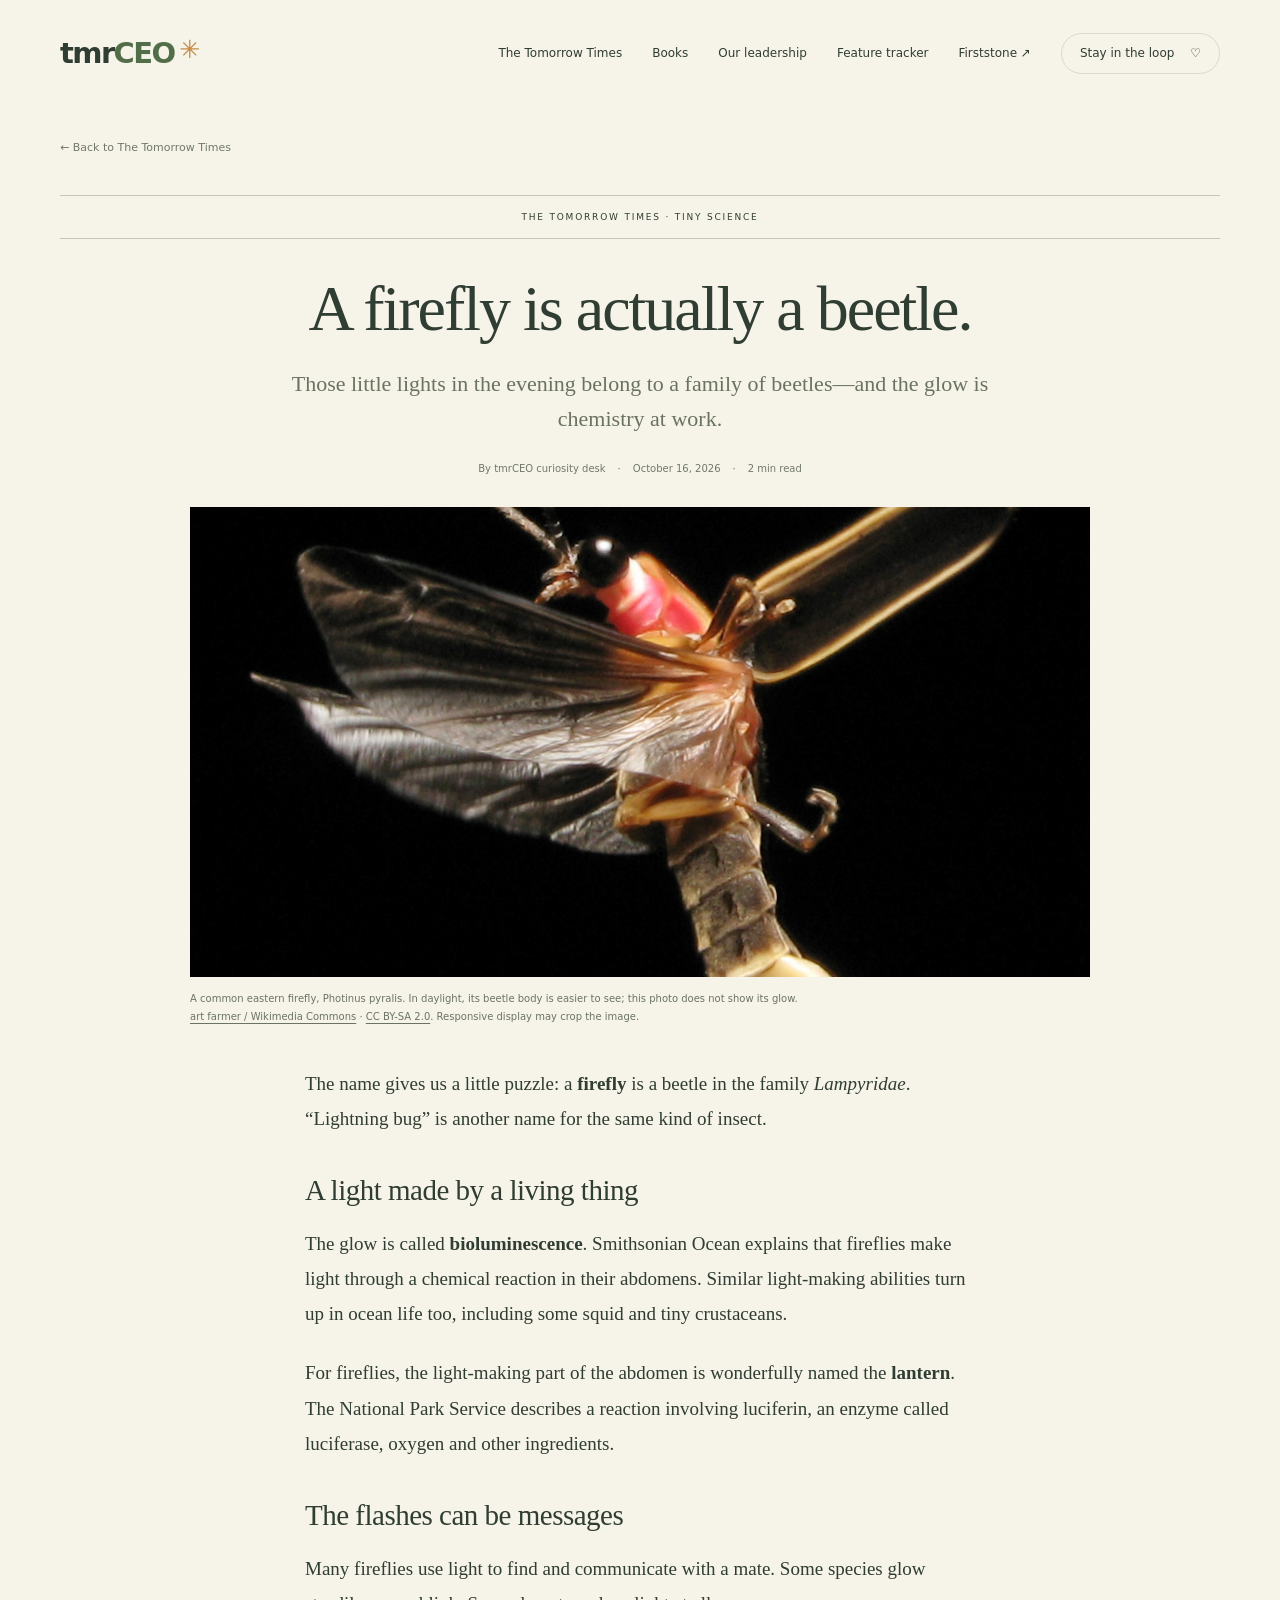
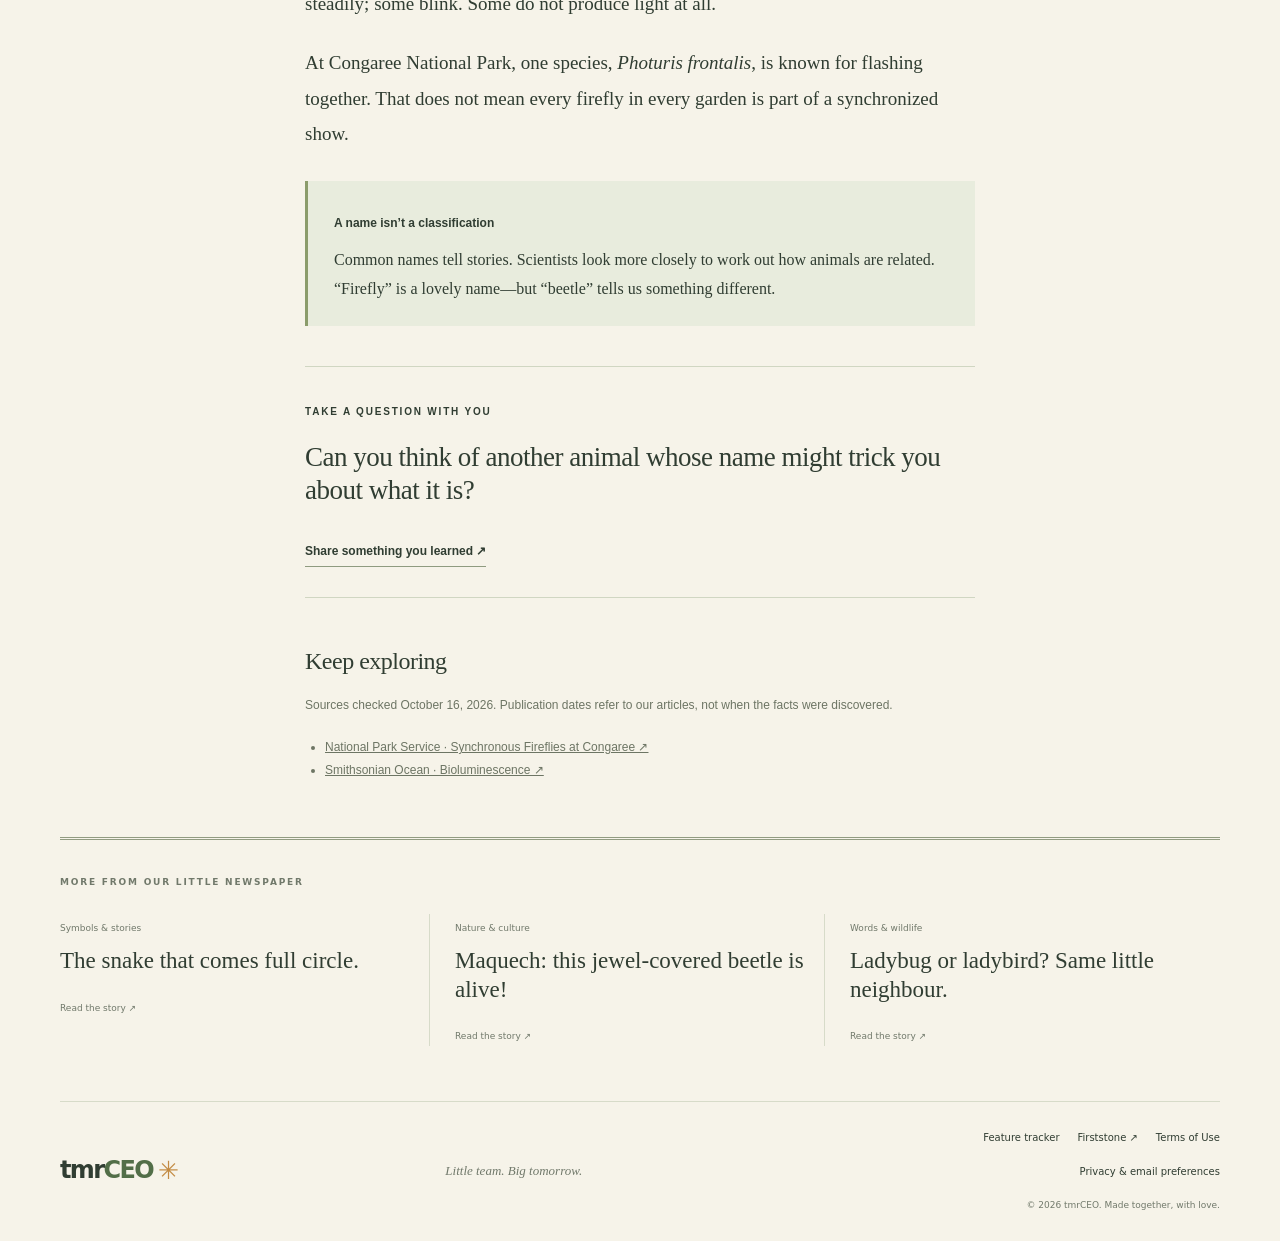
<file: articles/fireflies.html>
<!doctype html><html lang="en"><head><meta charset="utf-8"><meta name="viewport" content="width=device-width, initial-scale=1"><meta name="description" content="Those little lights in the evening belong to a family of beetles—and the glow is chemistry at work."><meta property="og:title" content="A firefly is actually a beetle."><meta property="og:description" content="Those little lights in the evening belong to a family of beetles—and the glow is chemistry at work."><meta property="og:image" content="https://tmrceo.com/assets/news/firefly.jpg"><meta property="og:type" content="article"><meta property="article:published_time" content="2026-10-16T00:00:00Z"><link rel="canonical" href="https://tmrceo.com/articles/fireflies"><title>A firefly is actually a beetle. · The Tomorrow Times</title><link rel="stylesheet" href="/styles.css"></head><body><header class="header wrap"><a class="logo" href="/" aria-label="Tomorrow CEO home">tmr<span>CEO</span><i aria-hidden="true">✳</i></a><nav aria-label="Main"><a href="/#news">The Tomorrow Times</a><a href="/#books">Books</a><a href="/#team">Our leadership</a><a href="/features">Feature tracker</a><a href="/firststone">Firststone <span aria-hidden="true">↗</span></a><a class="nav-pill" href="/#updates">Stay in the loop <span aria-hidden="true">♡</span></a></nav></header><main class="story-page wrap"><a class="back-news" href="/#news">← Back to The Tomorrow Times</a><div class="story-kicker">THE TOMORROW TIMES · Tiny science</div><article><header class="story-heading"><h1>A firefly is actually a beetle.</h1><p class="story-deck">Those little lights in the evening belong to a family of beetles—and the glow is chemistry at work.</p><div class="story-meta">By tmrCEO curiosity desk <span>·</span> <time datetime="2026-10-16">October 16, 2026</time><span>·</span> 2 min read</div></header><figure class="story-hero fireflies"><img src="/assets/news/firefly.jpg" alt="Close-up photograph of a common eastern firefly showing its dark wing covers and reddish markings" width="1200" height="800"><figcaption>A common eastern firefly, Photinus pyralis. In daylight, its beetle body is easier to see; this photo does not show its glow.<br><a href="https://commons.wikimedia.org/wiki/File:Photinus_pyralis_Firefly_2.jpg">art farmer / Wikimedia Commons</a> · <a href="https://creativecommons.org/licenses/by-sa/2.0/">CC BY-SA 2.0</a>. Responsive display may crop the image.</figcaption></figure><div class="story-body"><p>The name gives us a little puzzle: a <strong>firefly</strong> is a beetle in the family <em>Lampyridae</em>. “Lightning bug” is another name for the same kind of insect.</p><h2>A light made by a living thing</h2><p>The glow is called <strong>bioluminescence</strong>. Smithsonian Ocean explains that fireflies make light through a chemical reaction in their abdomens. Similar light-making abilities turn up in ocean life too, including some squid and tiny crustaceans.</p><p>For fireflies, the light-making part of the abdomen is wonderfully named the <strong>lantern</strong>. The National Park Service describes a reaction involving luciferin, an enzyme called luciferase, oxygen and other ingredients.</p><h2>The flashes can be messages</h2><p>Many fireflies use light to find and communicate with a mate. Some species glow steadily; some blink. Some do not produce light at all.</p><p>At Congaree National Park, one species, <em>Photuris frontalis</em>, is known for flashing together. That does not mean every firefly in every garden is part of a synchronized show.</p><aside class="discovery-note"><strong>A name isn’t a classification</strong><p>Common names tell stories. Scientists look more closely to work out how animals are related. “Firefly” is a lovely name—but “beetle” tells us something different.</p></aside><section class="wonder-box"><span class="eyebrow">TAKE A QUESTION WITH YOU</span><h2>Can you think of another animal whose name might trick you about what it is?</h2><a class="text-link" href="/#share-discovery">Share something you learned ↗</a></section><section class="story-sources"><h2>Keep exploring</h2><p>Sources checked October 16, 2026. Publication dates refer to our articles, not when the facts were discovered.</p><ul><li><a href="https://www.nps.gov/cong/learn/nature/synchronous-fireflies-at-congaree.htm" target="_blank" rel="noopener noreferrer">National Park Service · Synchronous Fireflies at Congaree ↗</a></li><li><a href="https://ocean.si.edu/ocean-life/fish/bioluminescence" target="_blank" rel="noopener noreferrer">Smithsonian Ocean · Bioluminescence ↗</a></li></ul></section></div></article><aside class="related"><span class="eyebrow">MORE FROM OUR LITTLE NEWSPAPER</span><div><a href="/articles/ouroboros"><span>Symbols &amp; stories</span><h3>The snake that comes full circle.</h3><span>Read the story ↗</span></a><a href="/articles/maquech"><span>Nature &amp; culture</span><h3>Maquech: this jewel-covered beetle is alive!</h3><span>Read the story ↗</span></a><a href="/articles/ladybirds"><span>Words &amp; wildlife</span><h3>Ladybug or ladybird? Same little neighbour.</h3><span>Read the story ↗</span></a></div></aside></main><footer class="footer wrap"><a class="logo" href="/">tmr<span>CEO</span><i aria-hidden="true">✳</i></a><span>Little team. Big tomorrow.</span><div><a href="/features">Feature tracker</a><a href="/firststone">Firststone ↗</a><a href="/terms">Terms of Use</a><a href="/privacy">Privacy &amp; email preferences</a><small>© <span id="year">2026</span> tmrCEO. Made together, with love.</small></div></footer></body></html>
</file>
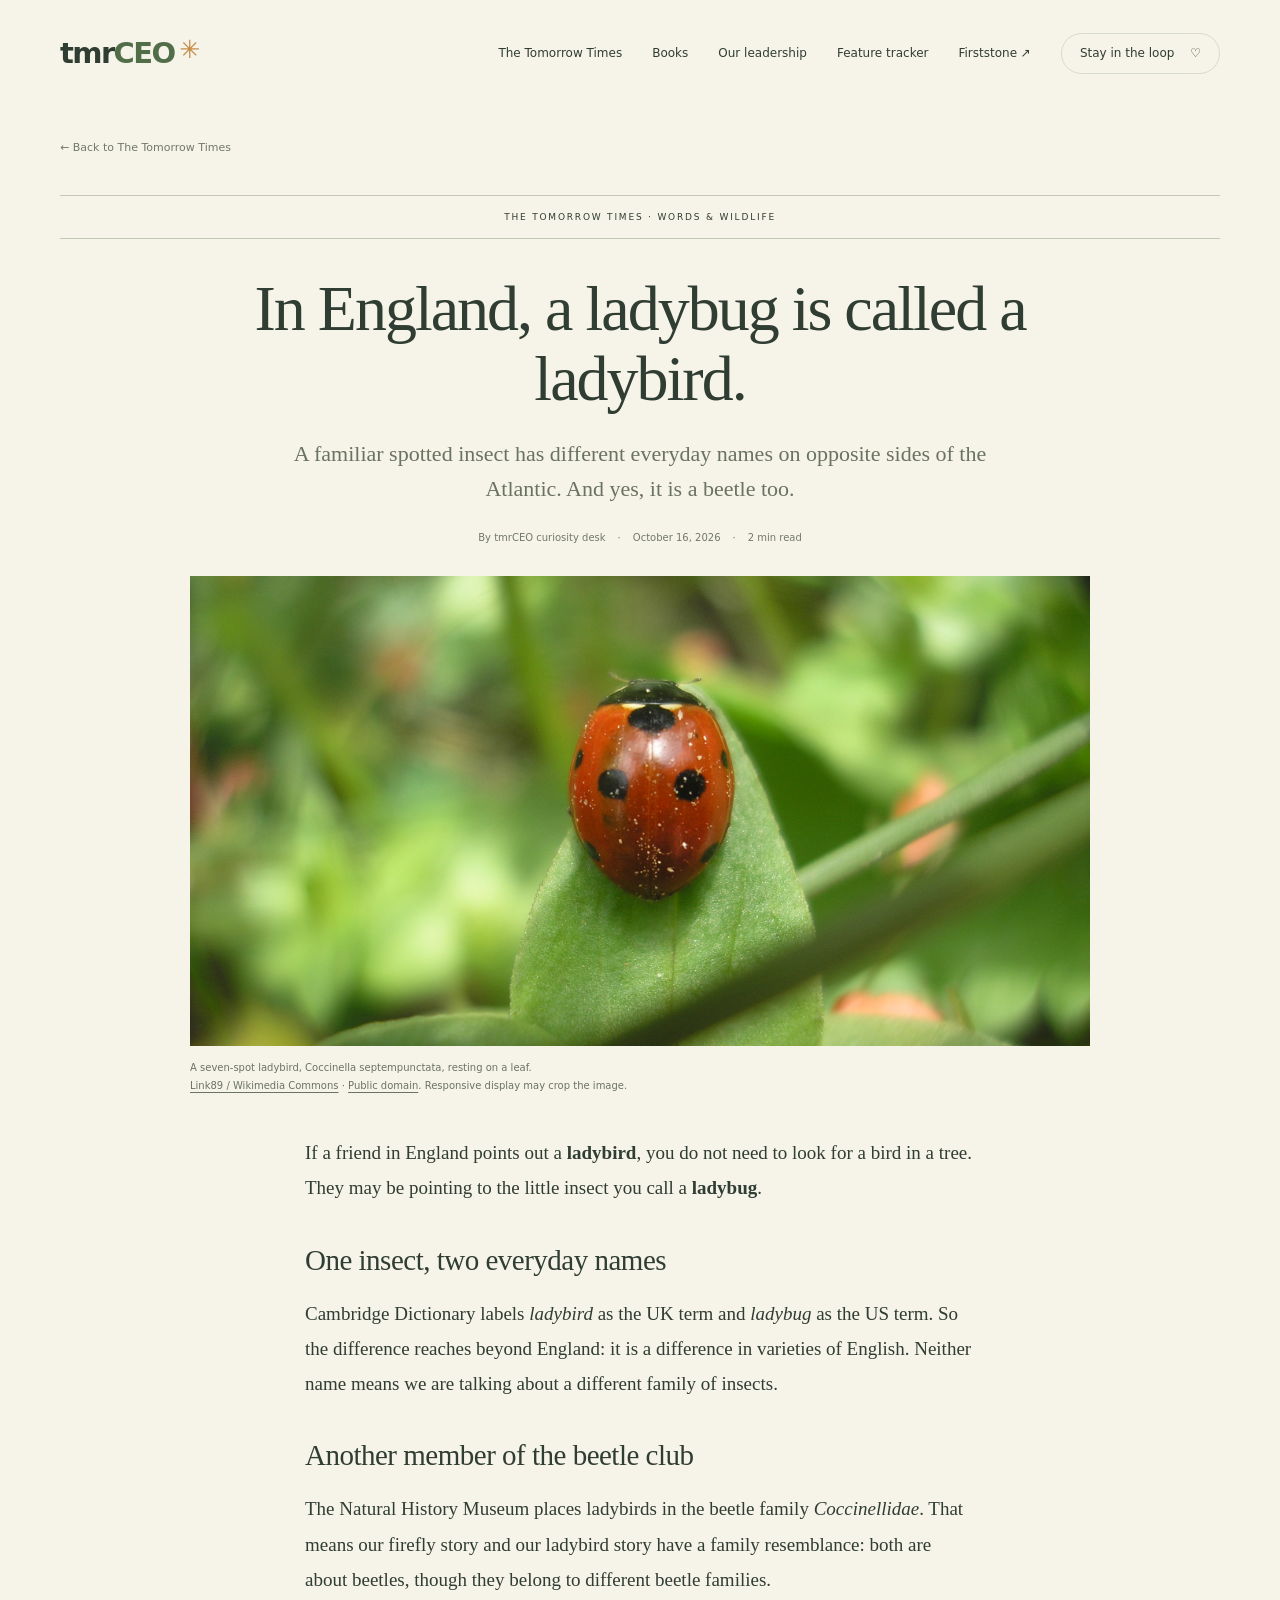
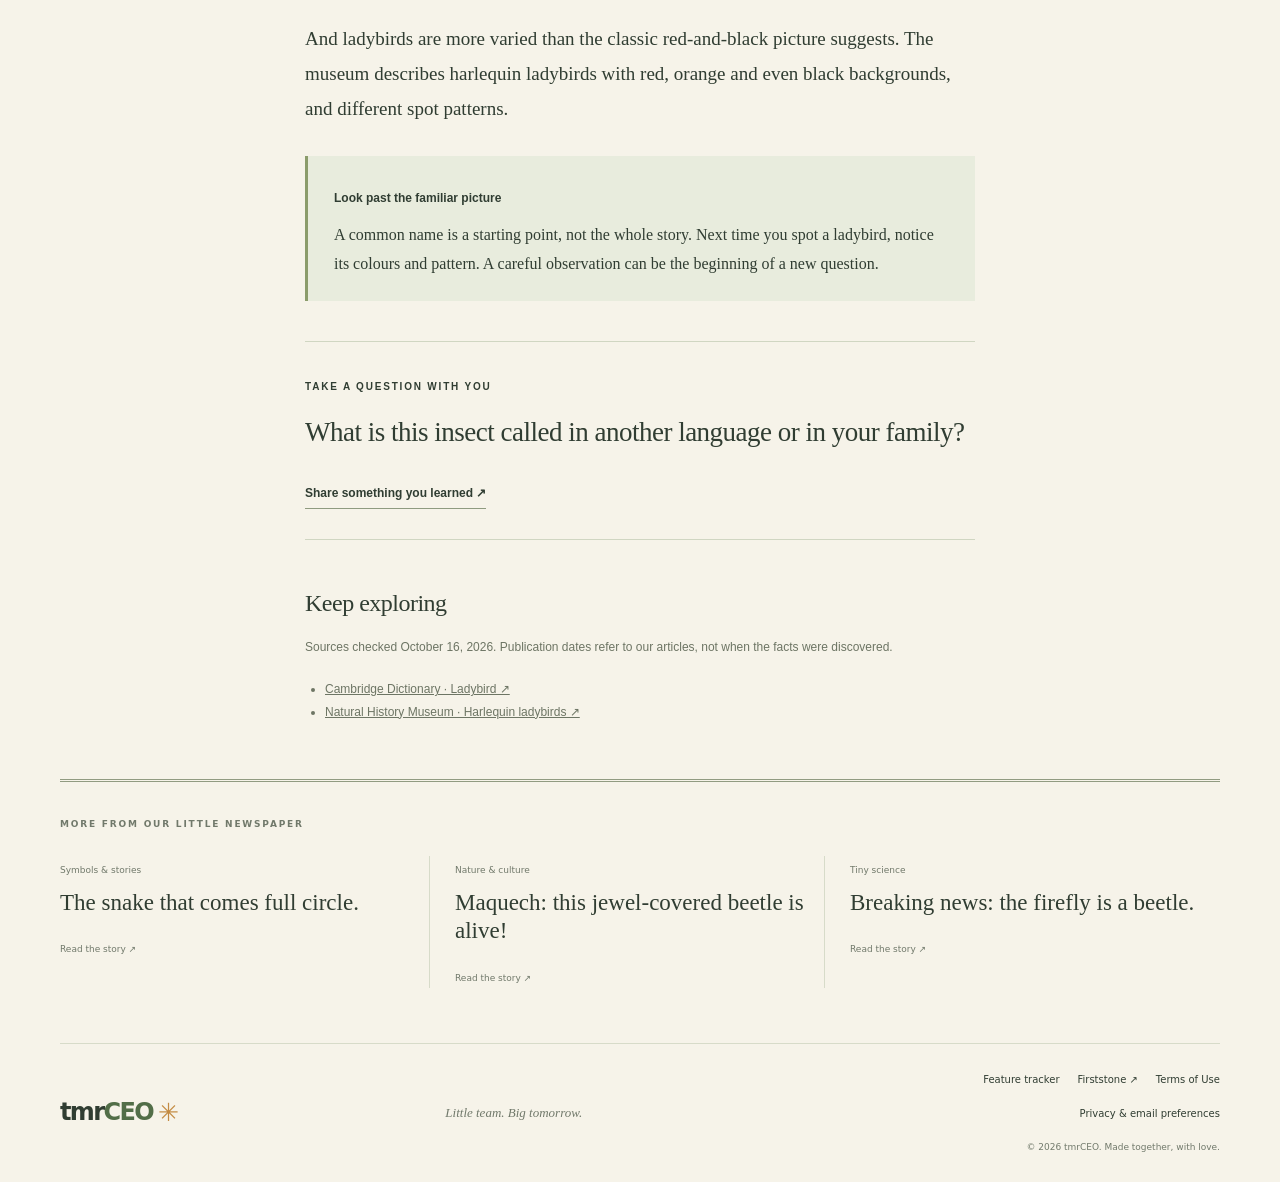
<file: articles/ladybirds.html>
<!doctype html><html lang="en"><head><meta charset="utf-8"><meta name="viewport" content="width=device-width, initial-scale=1"><meta name="description" content="A familiar spotted insect has different everyday names on opposite sides of the Atlantic. And yes, it is a beetle too."><meta property="og:title" content="In England, a ladybug is called a ladybird."><meta property="og:description" content="A familiar spotted insect has different everyday names on opposite sides of the Atlantic. And yes, it is a beetle too."><meta property="og:image" content="https://tmrceo.com/assets/news/ladybird.jpg"><meta property="og:type" content="article"><meta property="article:published_time" content="2026-10-16T00:00:00Z"><link rel="canonical" href="https://tmrceo.com/articles/ladybirds"><title>In England, a ladybug is called a ladybird. · The Tomorrow Times</title><link rel="stylesheet" href="/styles.css"></head><body><header class="header wrap"><a class="logo" href="/" aria-label="Tomorrow CEO home">tmr<span>CEO</span><i aria-hidden="true">✳</i></a><nav aria-label="Main"><a href="/#news">The Tomorrow Times</a><a href="/#books">Books</a><a href="/#team">Our leadership</a><a href="/features">Feature tracker</a><a href="/firststone">Firststone <span aria-hidden="true">↗</span></a><a class="nav-pill" href="/#updates">Stay in the loop <span aria-hidden="true">♡</span></a></nav></header><main class="story-page wrap"><a class="back-news" href="/#news">← Back to The Tomorrow Times</a><div class="story-kicker">THE TOMORROW TIMES · Words &amp; wildlife</div><article><header class="story-heading"><h1>In England, a ladybug is called a ladybird.</h1><p class="story-deck">A familiar spotted insect has different everyday names on opposite sides of the Atlantic. And yes, it is a beetle too.</p><div class="story-meta">By tmrCEO curiosity desk <span>·</span> <time datetime="2026-10-16">October 16, 2026</time><span>·</span> 2 min read</div></header><figure class="story-hero ladybirds"><img src="/assets/news/ladybird.jpg" alt="A red seven-spot ladybird with black spots resting on a green leaf" width="1200" height="800"><figcaption>A seven-spot ladybird, Coccinella septempunctata, resting on a leaf.<br><a href="https://commons.wikimedia.org/wiki/File:Coccinella_septempunctata_on_a_leaf.JPG">Link89 / Wikimedia Commons</a> · <a href="https://creativecommons.org/publicdomain/mark/1.0/">Public domain</a>. Responsive display may crop the image.</figcaption></figure><div class="story-body"><p>If a friend in England points out a <strong>ladybird</strong>, you do not need to look for a bird in a tree. They may be pointing to the little insect you call a <strong>ladybug</strong>.</p><h2>One insect, two everyday names</h2><p>Cambridge Dictionary labels <em>ladybird</em> as the UK term and <em>ladybug</em> as the US term. So the difference reaches beyond England: it is a difference in varieties of English. Neither name means we are talking about a different family of insects.</p><h2>Another member of the beetle club</h2><p>The Natural History Museum places ladybirds in the beetle family <em>Coccinellidae</em>. That means our firefly story and our ladybird story have a family resemblance: both are about beetles, though they belong to different beetle families.</p><p>And ladybirds are more varied than the classic red-and-black picture suggests. The museum describes harlequin ladybirds with red, orange and even black backgrounds, and different spot patterns.</p><aside class="discovery-note"><strong>Look past the familiar picture</strong><p>A common name is a starting point, not the whole story. Next time you spot a ladybird, notice its colours and pattern. A careful observation can be the beginning of a new question.</p></aside><section class="wonder-box"><span class="eyebrow">TAKE A QUESTION WITH YOU</span><h2>What is this insect called in another language or in your family?</h2><a class="text-link" href="/#share-discovery">Share something you learned ↗</a></section><section class="story-sources"><h2>Keep exploring</h2><p>Sources checked October 16, 2026. Publication dates refer to our articles, not when the facts were discovered.</p><ul><li><a href="https://dictionary.cambridge.org/us/dictionary/english/ladybird" target="_blank" rel="noopener noreferrer">Cambridge Dictionary · Ladybird ↗</a></li><li><a href="https://www.nhm.ac.uk/discover/why-harlequin-ladybirds-are-invading-our-homes.html" target="_blank" rel="noopener noreferrer">Natural History Museum · Harlequin ladybirds ↗</a></li></ul></section></div></article><aside class="related"><span class="eyebrow">MORE FROM OUR LITTLE NEWSPAPER</span><div><a href="/articles/ouroboros"><span>Symbols &amp; stories</span><h3>The snake that comes full circle.</h3><span>Read the story ↗</span></a><a href="/articles/maquech"><span>Nature &amp; culture</span><h3>Maquech: this jewel-covered beetle is alive!</h3><span>Read the story ↗</span></a><a href="/articles/fireflies"><span>Tiny science</span><h3>Breaking news: the firefly is a beetle.</h3><span>Read the story ↗</span></a></div></aside></main><footer class="footer wrap"><a class="logo" href="/">tmr<span>CEO</span><i aria-hidden="true">✳</i></a><span>Little team. Big tomorrow.</span><div><a href="/features">Feature tracker</a><a href="/firststone">Firststone ↗</a><a href="/terms">Terms of Use</a><a href="/privacy">Privacy &amp; email preferences</a><small>© <span id="year">2026</span> tmrCEO. Made together, with love.</small></div></footer></body></html>
</file>
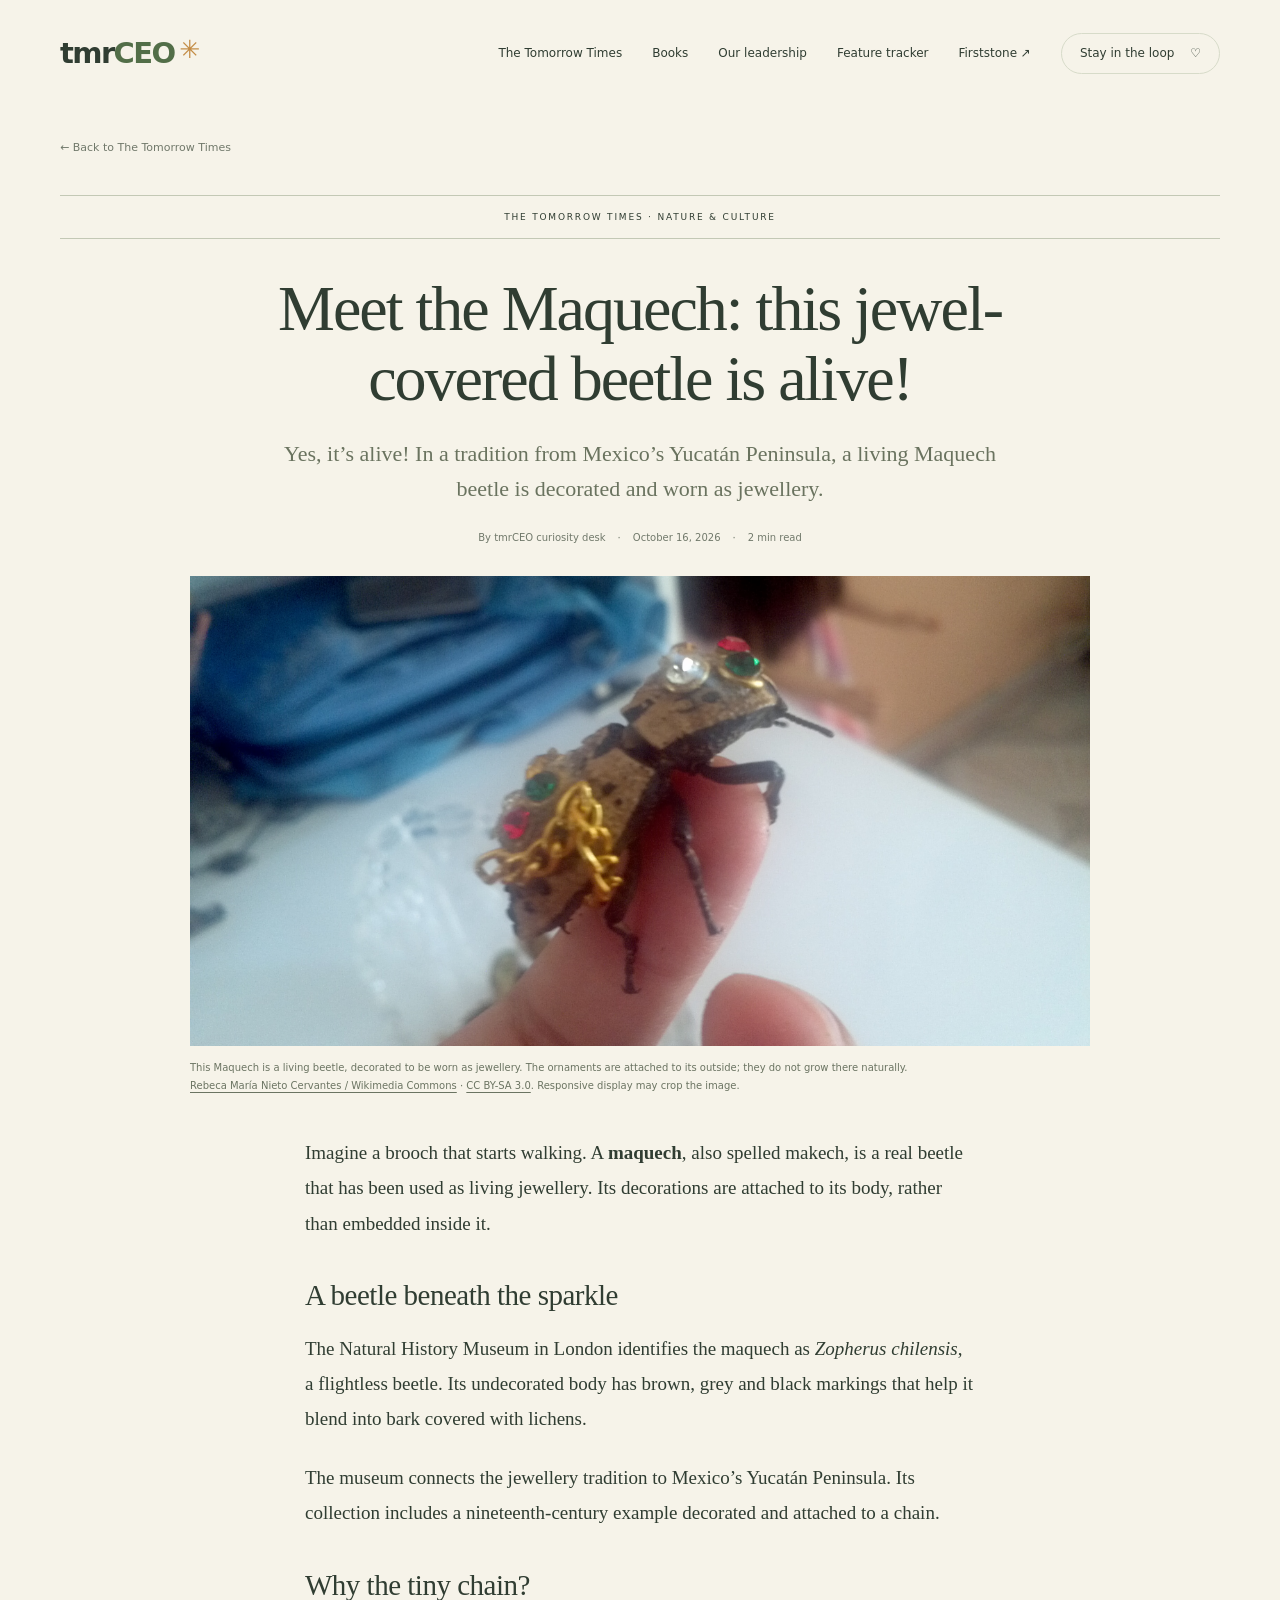
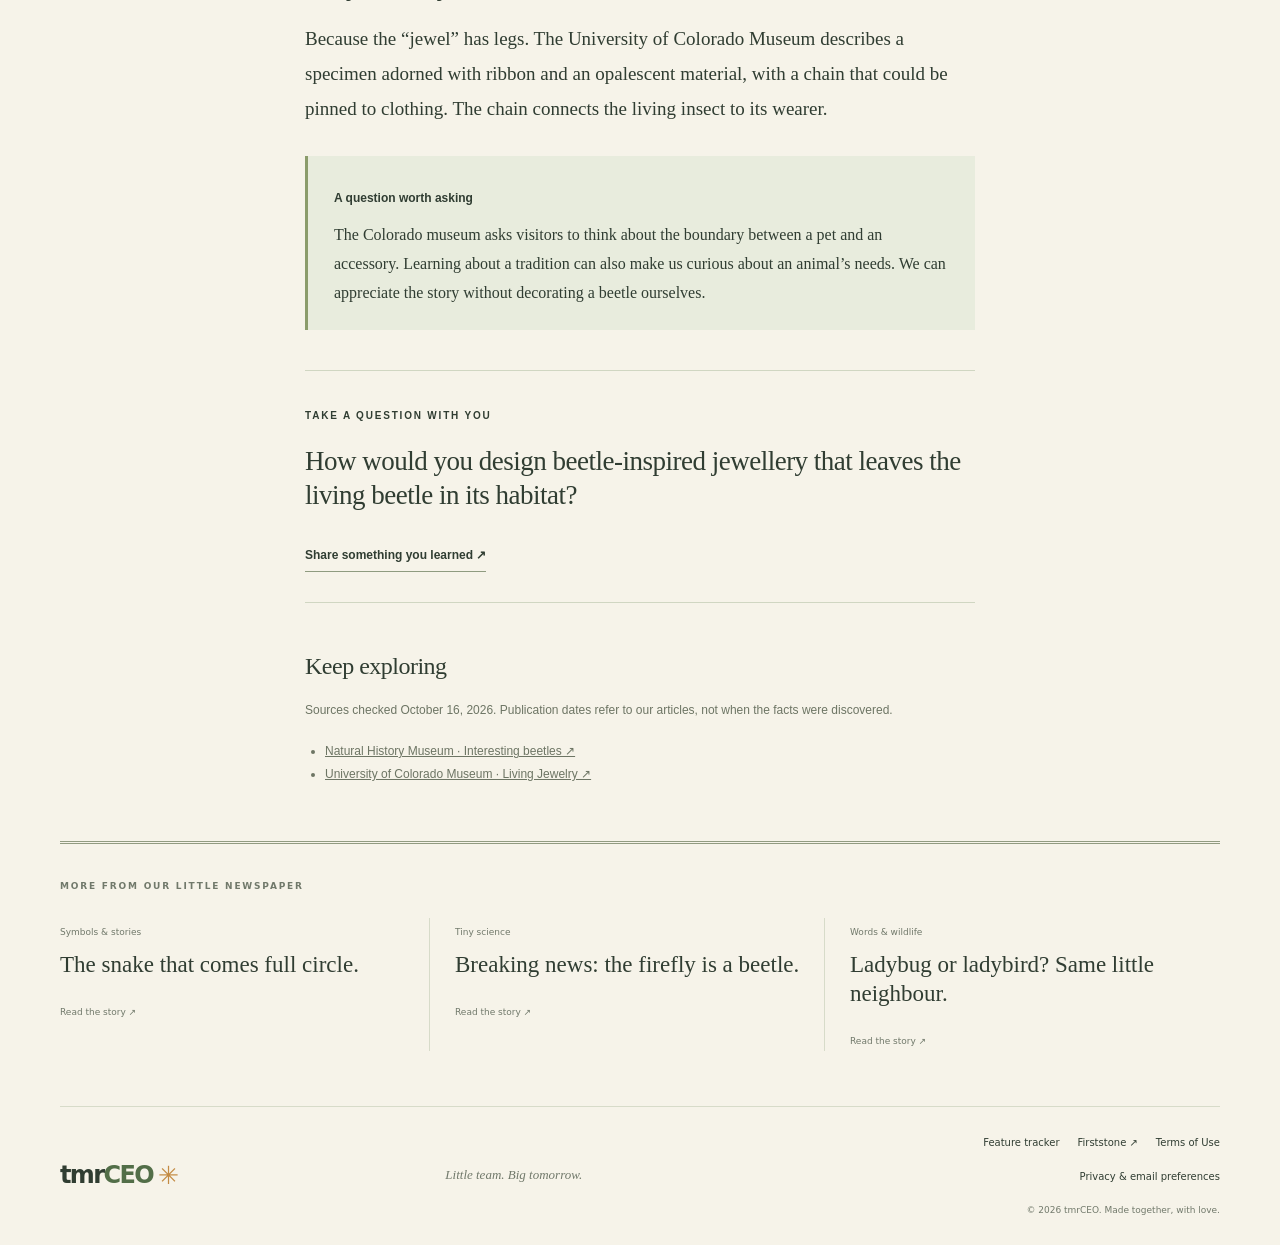
<file: articles/maquech.html>
<!doctype html><html lang="en"><head><meta charset="utf-8"><meta name="viewport" content="width=device-width, initial-scale=1"><meta name="description" content="Yes, it’s alive! In a tradition from Mexico’s Yucatán Peninsula, a living Maquech beetle is decorated and worn as jewellery."><meta property="og:title" content="Meet the Maquech: this jewel-covered beetle is alive!"><meta property="og:description" content="Yes, it’s alive! In a tradition from Mexico’s Yucatán Peninsula, a living Maquech beetle is decorated and worn as jewellery."><meta property="og:image" content="https://tmrceo.com/assets/news/maquech.jpg"><meta property="og:type" content="article"><meta property="article:published_time" content="2026-10-16T00:00:00Z"><link rel="canonical" href="https://tmrceo.com/articles/maquech"><title>Meet the Maquech: this jewel-covered beetle is alive! · The Tomorrow Times</title><link rel="stylesheet" href="/styles.css"></head><body><header class="header wrap"><a class="logo" href="/" aria-label="Tomorrow CEO home">tmr<span>CEO</span><i aria-hidden="true">✳</i></a><nav aria-label="Main"><a href="/#news">The Tomorrow Times</a><a href="/#books">Books</a><a href="/#team">Our leadership</a><a href="/features">Feature tracker</a><a href="/firststone">Firststone <span aria-hidden="true">↗</span></a><a class="nav-pill" href="/#updates">Stay in the loop <span aria-hidden="true">♡</span></a></nav></header><main class="story-page wrap"><a class="back-news" href="/#news">← Back to The Tomorrow Times</a><div class="story-kicker">THE TOMORROW TIMES · Nature &amp; culture</div><article><header class="story-heading"><h1>Meet the Maquech: this jewel-covered beetle is alive!</h1><p class="story-deck">Yes, it’s alive! In a tradition from Mexico’s Yucatán Peninsula, a living Maquech beetle is decorated and worn as jewellery.</p><div class="story-meta">By tmrCEO curiosity desk <span>·</span> <time datetime="2026-10-16">October 16, 2026</time><span>·</span> 2 min read</div></header><figure class="story-hero maquech"><img src="/assets/news/maquech.jpg" alt="A living Maquech beetle decorated with colourful ornaments and attached to a chain" width="1200" height="800"><figcaption>This Maquech is a living beetle, decorated to be worn as jewellery. The ornaments are attached to its outside; they do not grow there naturally.<br><a href="https://commons.wikimedia.org/wiki/File:El_makech.jpg">Rebeca María Nieto Cervantes / Wikimedia Commons</a> · <a href="https://creativecommons.org/licenses/by-sa/3.0/">CC BY-SA 3.0</a>. Responsive display may crop the image.</figcaption></figure><div class="story-body"><p>Imagine a brooch that starts walking. A <strong>maquech</strong>, also spelled makech, is a real beetle that has been used as living jewellery. Its decorations are attached to its body, rather than embedded inside it.</p><h2>A beetle beneath the sparkle</h2><p>The Natural History Museum in London identifies the maquech as <em>Zopherus chilensis</em>, a flightless beetle. Its undecorated body has brown, grey and black markings that help it blend into bark covered with lichens.</p><p>The museum connects the jewellery tradition to Mexico’s Yucatán Peninsula. Its collection includes a nineteenth-century example decorated and attached to a chain.</p><h2>Why the tiny chain?</h2><p>Because the “jewel” has legs. The University of Colorado Museum describes a specimen adorned with ribbon and an opalescent material, with a chain that could be pinned to clothing. The chain connects the living insect to its wearer.</p><aside class="discovery-note"><strong>A question worth asking</strong><p>The Colorado museum asks visitors to think about the boundary between a pet and an accessory. Learning about a tradition can also make us curious about an animal’s needs. We can appreciate the story without decorating a beetle ourselves.</p></aside><section class="wonder-box"><span class="eyebrow">TAKE A QUESTION WITH YOU</span><h2>How would you design beetle-inspired jewellery that leaves the living beetle in its habitat?</h2><a class="text-link" href="/#share-discovery">Share something you learned ↗</a></section><section class="story-sources"><h2>Keep exploring</h2><p>Sources checked October 16, 2026. Publication dates refer to our articles, not when the facts were discovered.</p><ul><li><a href="https://www.nhm.ac.uk/discover/interesting-beetles.html" target="_blank" rel="noopener noreferrer">Natural History Museum · Interesting beetles ↗</a></li><li><a href="https://cumuseum-archive.colorado.edu/Research/Objects/mar05_bug_jewelry.html" target="_blank" rel="noopener noreferrer">University of Colorado Museum · Living Jewelry ↗</a></li></ul></section></div></article><aside class="related"><span class="eyebrow">MORE FROM OUR LITTLE NEWSPAPER</span><div><a href="/articles/ouroboros"><span>Symbols &amp; stories</span><h3>The snake that comes full circle.</h3><span>Read the story ↗</span></a><a href="/articles/fireflies"><span>Tiny science</span><h3>Breaking news: the firefly is a beetle.</h3><span>Read the story ↗</span></a><a href="/articles/ladybirds"><span>Words &amp; wildlife</span><h3>Ladybug or ladybird? Same little neighbour.</h3><span>Read the story ↗</span></a></div></aside></main><footer class="footer wrap"><a class="logo" href="/">tmr<span>CEO</span><i aria-hidden="true">✳</i></a><span>Little team. Big tomorrow.</span><div><a href="/features">Feature tracker</a><a href="/firststone">Firststone ↗</a><a href="/terms">Terms of Use</a><a href="/privacy">Privacy &amp; email preferences</a><small>© <span id="year">2026</span> tmrCEO. Made together, with love.</small></div></footer></body></html>
</file>
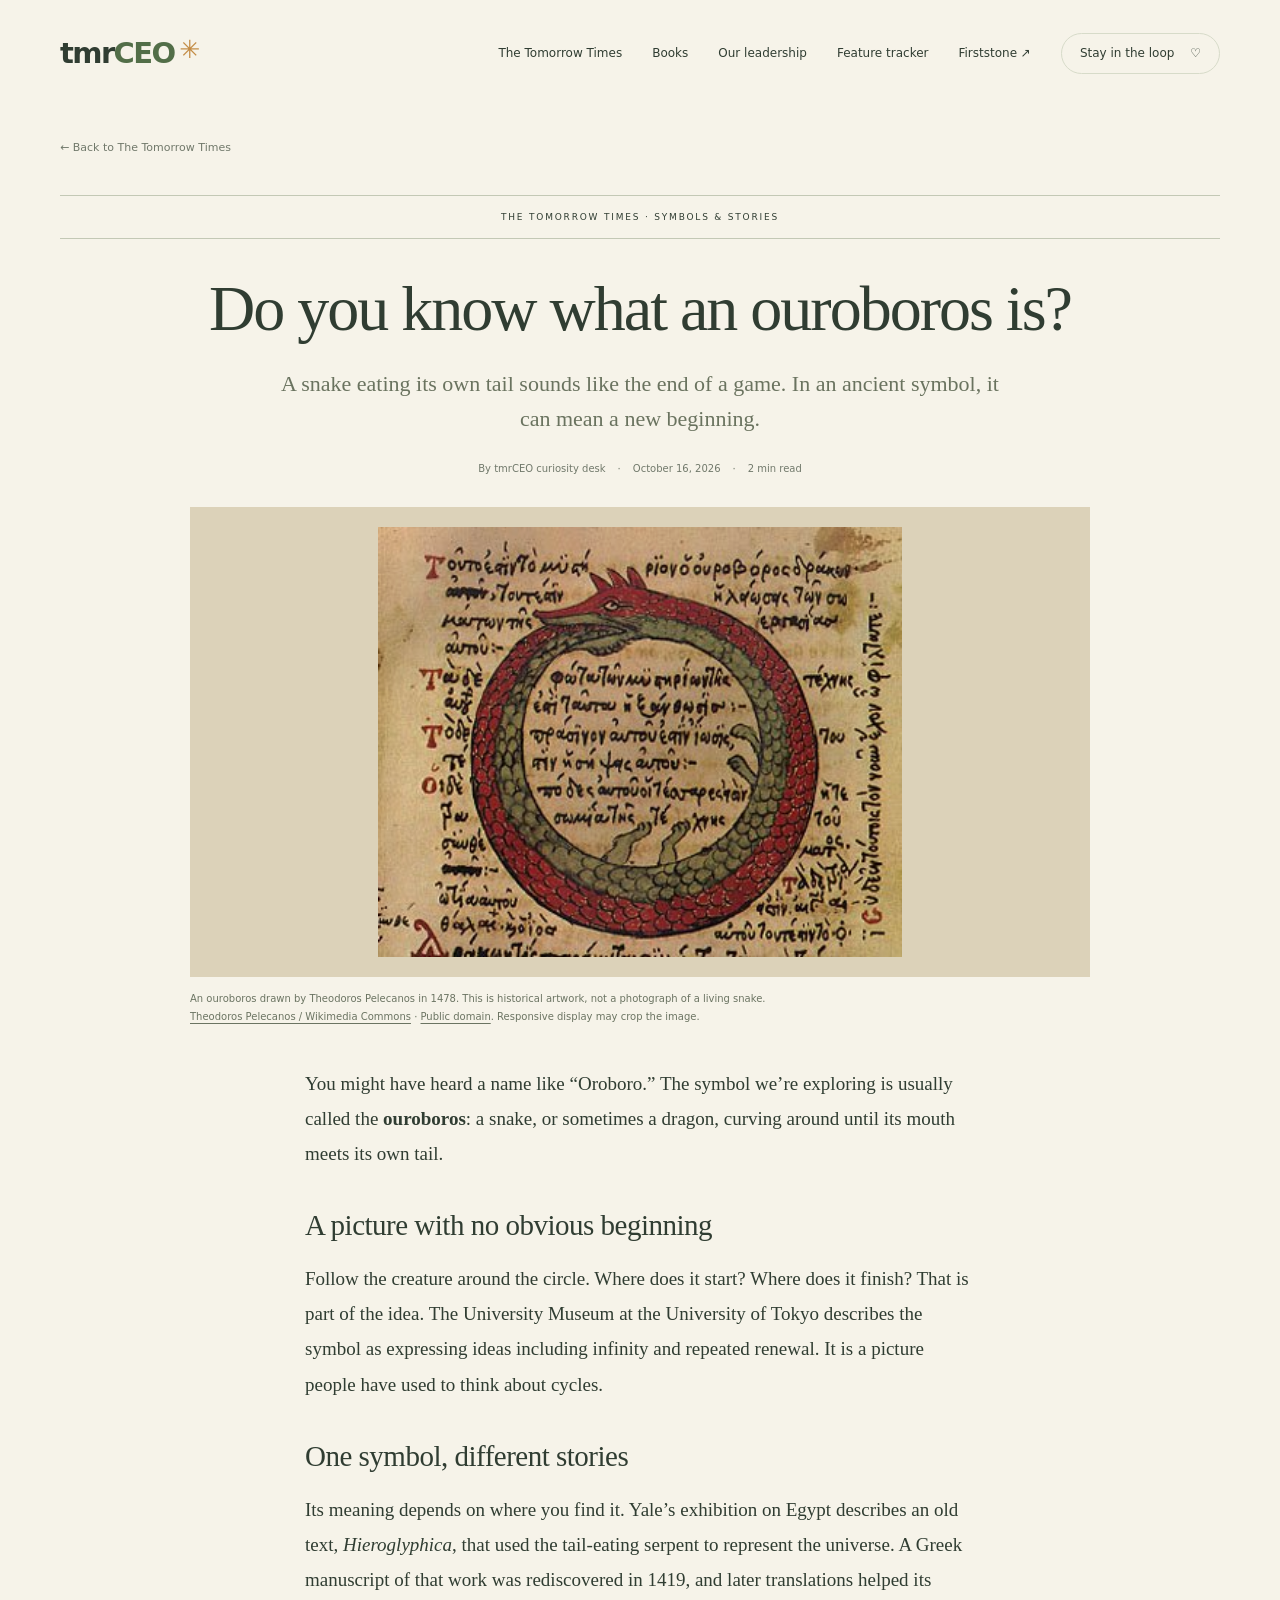
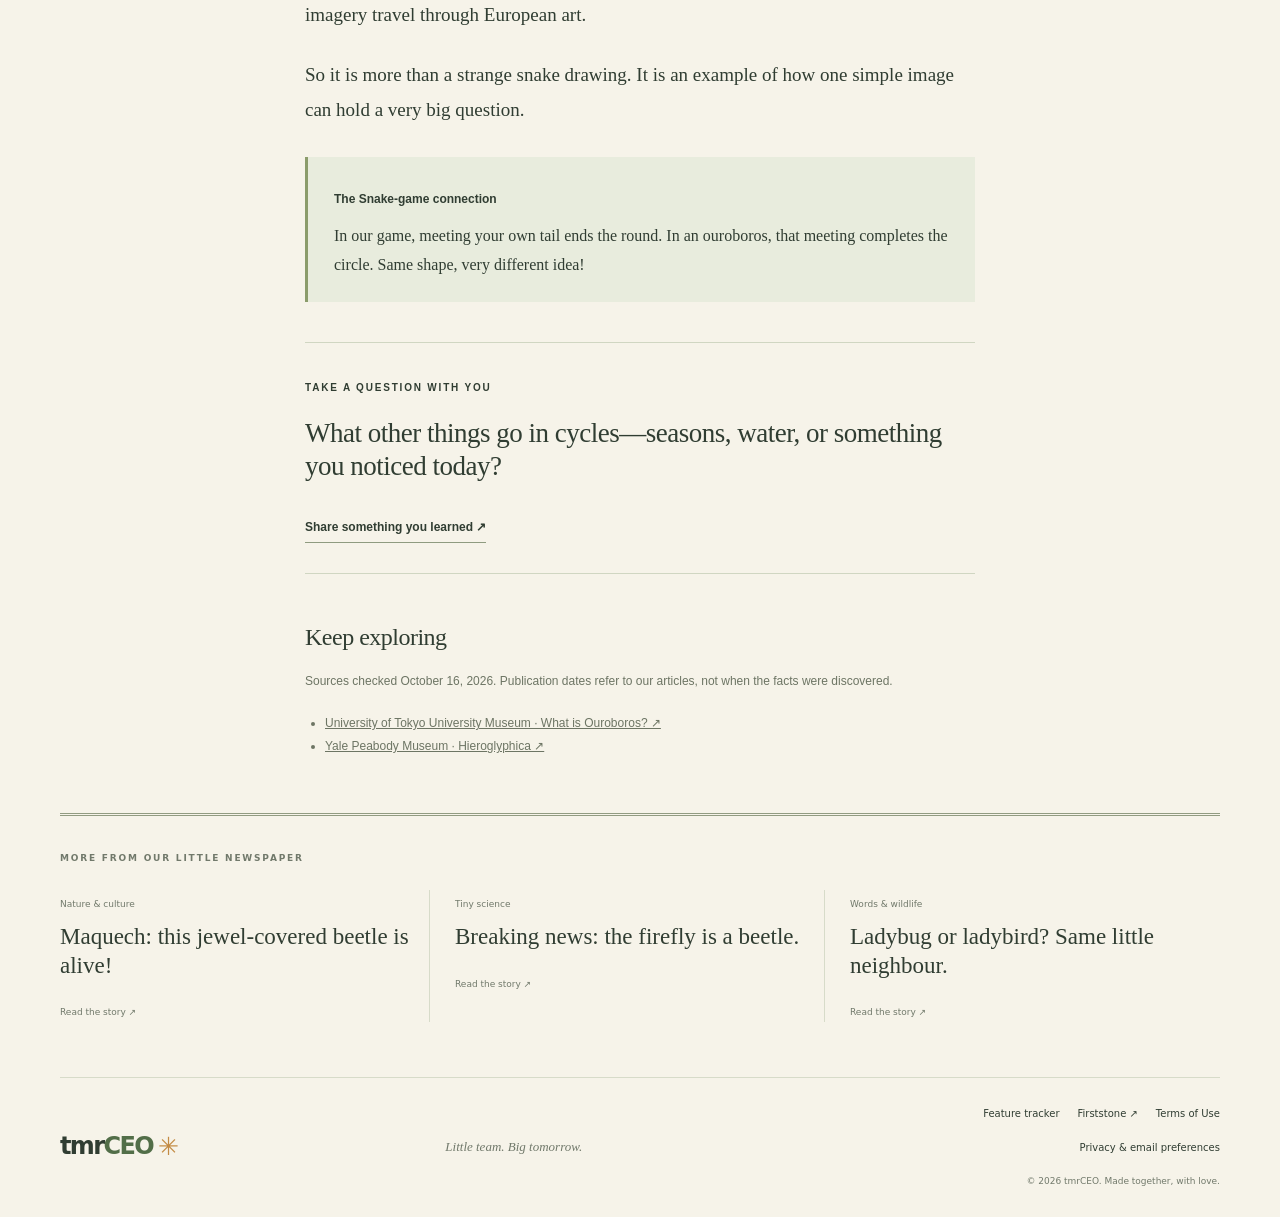
<file: articles/ouroboros.html>
<!doctype html><html lang="en"><head><meta charset="utf-8"><meta name="viewport" content="width=device-width, initial-scale=1"><meta name="description" content="A snake eating its own tail sounds like the end of a game. In an ancient symbol, it can mean a new beginning."><meta property="og:title" content="Do you know what an ouroboros is?"><meta property="og:description" content="A snake eating its own tail sounds like the end of a game. In an ancient symbol, it can mean a new beginning."><meta property="og:image" content="https://tmrceo.com/assets/news/ouroboros.jpg"><meta property="og:type" content="article"><meta property="article:published_time" content="2026-10-16T00:00:00Z"><link rel="canonical" href="https://tmrceo.com/articles/ouroboros"><title>Do you know what an ouroboros is? · The Tomorrow Times</title><link rel="stylesheet" href="/styles.css"></head><body><header class="header wrap"><a class="logo" href="/" aria-label="Tomorrow CEO home">tmr<span>CEO</span><i aria-hidden="true">✳</i></a><nav aria-label="Main"><a href="/#news">The Tomorrow Times</a><a href="/#books">Books</a><a href="/#team">Our leadership</a><a href="/features">Feature tracker</a><a href="/firststone">Firststone <span aria-hidden="true">↗</span></a><a class="nav-pill" href="/#updates">Stay in the loop <span aria-hidden="true">♡</span></a></nav></header><main class="story-page wrap"><a class="back-news" href="/#news">← Back to The Tomorrow Times</a><div class="story-kicker">THE TOMORROW TIMES · Symbols &amp; stories</div><article><header class="story-heading"><h1>Do you know what an ouroboros is?</h1><p class="story-deck">A snake eating its own tail sounds like the end of a game. In an ancient symbol, it can mean a new beginning.</p><div class="story-meta">By tmrCEO curiosity desk <span>·</span> <time datetime="2026-10-16">October 16, 2026</time><span>·</span> 2 min read</div></header><figure class="story-hero ouroboros"><img src="/assets/news/ouroboros.jpg" alt="Historic drawing of a scaled serpent forming a circle with its tail in its mouth" width="1200" height="800"><figcaption>An ouroboros drawn by Theodoros Pelecanos in 1478. This is historical artwork, not a photograph of a living snake.<br><a href="https://commons.wikimedia.org/wiki/File:Ouroboros.jpg">Theodoros Pelecanos / Wikimedia Commons</a> · <a href="https://creativecommons.org/publicdomain/mark/1.0/">Public domain</a>. Responsive display may crop the image.</figcaption></figure><div class="story-body"><p>You might have heard a name like “Oroboro.” The symbol we’re exploring is usually called the <strong>ouroboros</strong>: a snake, or sometimes a dragon, curving around until its mouth meets its own tail.</p><h2>A picture with no obvious beginning</h2><p>Follow the creature around the circle. Where does it start? Where does it finish? That is part of the idea. The University Museum at the University of Tokyo describes the symbol as expressing ideas including infinity and repeated renewal. It is a picture people have used to think about cycles.</p><h2>One symbol, different stories</h2><p>Its meaning depends on where you find it. Yale’s exhibition on Egypt describes an old text, <em>Hieroglyphica</em>, that used the tail-eating serpent to represent the universe. A Greek manuscript of that work was rediscovered in 1419, and later translations helped its imagery travel through European art.</p><p>So it is more than a strange snake drawing. It is an example of how one simple image can hold a very big question.</p><aside class="discovery-note"><strong>The Snake-game connection</strong><p>In our game, meeting your own tail ends the round. In an ouroboros, that meeting completes the circle. Same shape, very different idea!</p></aside><section class="wonder-box"><span class="eyebrow">TAKE A QUESTION WITH YOU</span><h2>What other things go in cycles—seasons, water, or something you noticed today?</h2><a class="text-link" href="/#share-discovery">Share something you learned ↗</a></section><section class="story-sources"><h2>Keep exploring</h2><p>Sources checked October 16, 2026. Publication dates refer to our articles, not when the facts were discovered.</p><ul><li><a href="https://umdb.um.u-tokyo.ac.jp/DKankoub/ouroboros/02_01/what.html" target="_blank" rel="noopener noreferrer">University of Tokyo University Museum · What is Ouroboros? ↗</a></li><li><a href="https://echoesofegypt.peabody.yale.edu/egyptosophy/hieroglyphica" target="_blank" rel="noopener noreferrer">Yale Peabody Museum · Hieroglyphica ↗</a></li></ul></section></div></article><aside class="related"><span class="eyebrow">MORE FROM OUR LITTLE NEWSPAPER</span><div><a href="/articles/maquech"><span>Nature &amp; culture</span><h3>Maquech: this jewel-covered beetle is alive!</h3><span>Read the story ↗</span></a><a href="/articles/fireflies"><span>Tiny science</span><h3>Breaking news: the firefly is a beetle.</h3><span>Read the story ↗</span></a><a href="/articles/ladybirds"><span>Words &amp; wildlife</span><h3>Ladybug or ladybird? Same little neighbour.</h3><span>Read the story ↗</span></a></div></aside></main><footer class="footer wrap"><a class="logo" href="/">tmr<span>CEO</span><i aria-hidden="true">✳</i></a><span>Little team. Big tomorrow.</span><div><a href="/features">Feature tracker</a><a href="/firststone">Firststone ↗</a><a href="/terms">Terms of Use</a><a href="/privacy">Privacy &amp; email preferences</a><small>© <span id="year">2026</span> tmrCEO. Made together, with love.</small></div></footer></body></html>
</file>
<file: styles.css>
:root{--paper:#f6f3e9;--ink:#303d32;--green:#526e48;--soft:#e9eddc;--line:#d7dbc9;--muted:#71796b;--yellow:#edbd61}*{box-sizing:border-box}html{scroll-behavior:smooth;scroll-padding-top:25px}body{margin:0;background:var(--paper);color:var(--ink);font-family:ui-rounded,'Trebuchet MS',system-ui,sans-serif;font-size:15px;line-height:1.6}a{color:inherit;text-decoration:none}button,input{font:inherit}button,a,input{touch-action:manipulation}button{cursor:pointer}button:disabled{cursor:default;opacity:.45}button:focus-visible,a:focus-visible,input:focus-visible{outline:3px solid #ad633d;outline-offset:5px}button{color:inherit}.wrap{width:min(1160px,calc(100% - 96px));margin-inline:auto}.header{display:flex;justify-content:space-between;align-items:center;padding-block:30px}.logo{font-size:29px;font-weight:800;letter-spacing:-1.6px;white-space:nowrap}.logo span{color:var(--green)}.logo i{font-size:25px;color:#c38b43;font-style:normal;margin-left:5px;display:inline-block;vertical-align:top}.header nav{display:flex;gap:30px;align-items:center;font-size:12px}.header nav a{padding-block:10px}.header .nav-pill{border:1px solid var(--line);border-radius:99px;padding:10px 18px}.nav-pill span{margin-left:12px}.play-section{display:grid;grid-template-columns:1fr 1.04fr;gap:65px;padding-top:40px;padding-bottom:65px;align-items:center}.eyebrow{font-size:10px;letter-spacing:1.8px;font-weight:700}.little-dot{display:inline-block;width:7px;height:7px;background:var(--green);border-radius:50%;margin-right:6px}h1{font-size:clamp(45px,5.4vw,72px);line-height:1.08;letter-spacing:-3.5px;font-weight:600;position:relative;margin:27px 0}h1>span{color:var(--green)}.heading-star{width:45px;position:absolute;top:0;right:0;transform:rotate(12deg)}.intro>p{color:var(--muted);max-width:390px;font-size:15px;line-height:1.85}.hand-note{font-family:Georgia,serif;font-style:italic;color:#8c845d;font-size:15px;transform:rotate(-5deg);margin:36px 0 38px}.hand-note span{font-size:37px;margin-left:8px;vertical-align:middle}.intro-bottom{font-size:10px;color:var(--muted);display:flex;align-items:center;gap:10px}.tiny-snake{font-size:32px;line-height:1;color:var(--green)}.game-card{min-width:0;border:1px solid #cbd1ba;background:#fffdf6;border-radius:19px;padding:23px;box-shadow:5px 7px 0 #dde1ce}.game-top{display:flex;justify-content:space-between;align-items:center}.game-top .eyebrow{font-size:8px;letter-spacing:1.6px;color:var(--green)}.game-top h2{font-size:21px;letter-spacing:-.6px;margin:3px 0 14px}.edition{align-self:flex-start;font-family:monospace;font-size:9px;color:var(--muted);padding-top:5px}.scorebar{display:flex;align-items:center;gap:24px;border-top:1px solid var(--line);padding:13px 0;color:var(--muted);font-size:8px;letter-spacing:1px}.scorebar strong{font-family:monospace;font-size:20px;font-weight:500;color:var(--ink);margin-left:5px;letter-spacing:0}.scorebar button{margin-left:auto;font-size:10px;letter-spacing:0;padding:9px 0;border:0;background:none}.board-wrap{position:relative;border:1px solid #bfcba6;border-radius:9px;overflow:hidden;background:#e4ebd4;aspect-ratio:1.15;touch-action:none}canvas{display:block;width:100%;height:100%;object-fit:fill}.game-overlay{position:absolute;inset:0;display:flex;flex-direction:column;align-items:center;justify-content:center;text-align:center;background:#e4ebd4ec;padding:14px}.game-overlay[hidden]{display:none}.apple{font-size:34px;filter:saturate(.65);line-height:1.4}.game-overlay h3{font-size:24px;letter-spacing:-.8px;margin:10px 0 5px}.game-overlay p{font-size:12px;color:#67745b;margin:0 0 19px}.button{border:0;border-radius:8px;padding:13px 22px;font-size:12px;font-weight:600;white-space:nowrap}.button span{margin-left:17px}.dark{background:var(--ink);color:#fffdf5}.dark:hover{background:#48613f}.overlay-tip{font-size:9px;color:#67745b;margin-top:13px}.game-bottom{display:flex;align-items:center;justify-content:space-between;gap:10px;font-size:9px;color:var(--muted);padding:13px 0 2px}.game-bottom button{border:0;background:transparent;font-size:10px;padding:8px}.local-note{text-align:center;color:var(--muted);font-size:9px;margin:10px 0 0}.game-controls{display:none}.ticker{border-block:1px solid #d8ddc7;background:#ebeedf;overflow:hidden;padding:17px 0;text-align:center}.ticker>div{font-size:10px;letter-spacing:2px;white-space:nowrap;min-width:max-content;color:#657353}.team-section{padding-block:82px}.section-heading{display:flex;justify-content:space-between;align-items:flex-end;gap:30px;margin-bottom:35px}.section-heading h2,.firststone-link h2,.updates h2{font-size:38px;line-height:1.2;letter-spacing:-1.6px;font-weight:550;margin:15px 0 0}.section-heading>p{font-size:13px;line-height:1.9;color:var(--muted);max-width:370px;margin:0 0 3px}.section-heading strong{font-weight:600;color:var(--ink)}.team-grid{display:grid;grid-template-columns:1fr 1fr;gap:25px}.person{border:1px solid #ded2bc;border-radius:13px;overflow:hidden;background:#f0e1cb}.gideon{background:#e6eadb;border-color:#ced6bd}.person-top{display:flex;justify-content:space-between;align-items:center;padding:18px 23px 0}.tag{font-size:8px;letter-spacing:1.4px}.person-top>span:last-child{font-size:23px}.portrait{height:170px;display:flex;justify-content:center}.portrait svg{height:100%;width:240px;max-width:100%}.person-info{padding:17px 28px 22px;background:#fffbf375;border-top:1px solid #303d3210}.person-info h3{display:flex;justify-content:space-between;margin:0;font-size:28px;font-weight:600;letter-spacing:-1px}.person-info h3 span{color:#b88c48;font-size:23px}.role{font-size:10px;font-weight:700;color:#778167;letter-spacing:.6px}.person-info p{font-size:13px;line-height:1.8;max-width:350px;color:#717466;margin:14px 0 0}.person-foot{border-top:1px solid #303d3212;padding:12px 28px;font-size:8px;letter-spacing:1.1px;display:flex;justify-content:space-between;background:#fffbf375}.person-foot span{font-size:16px;line-height:1}.firststone-link{display:flex;gap:40px;align-items:center;background:#e9eddf;border:1px solid #d5ddc6;border-radius:14px;padding:42px 50px;position:relative}.stone-art{width:180px;flex-shrink:0}.stone-art svg{display:block;width:100%}.firststone-link h2{font-size:32px;margin-top:10px}.firststone-link p{font-size:13px;color:var(--muted);line-height:1.8}.text-link{font-size:12px;font-weight:700;display:inline-block;border-bottom:1px solid #8f9b80;padding-bottom:4px}.text-link span{margin-left:20px}.big-arrow{margin-left:auto;align-self:flex-start;font-size:29px}.firststone-link:hover{background:#e0e6d3}.updates{padding-block:90px 76px;text-align:center}.updates h2{font-size:42px;margin-top:18px}.updates>p{font-size:13px;color:var(--muted);line-height:1.9;margin:20px 0}#newsletter{max-width:480px;margin:26px auto 0}.email-row{display:flex;gap:8px;background:#fffdf6;border:1px solid var(--line);padding:6px;border-radius:11px}.email-row input{min-width:0;flex:1;border:0;background:none;padding:9px 10px;font-size:12px;color:var(--ink)}.consent{display:flex;align-items:flex-start;text-align:left;gap:8px;font-size:10px;color:var(--muted);margin-top:14px;cursor:pointer}.consent input{accent-color:var(--green);margin-top:2px;width:15px;height:15px;flex-shrink:0}#newsletter-status{font-size:12px;color:var(--green);min-height:20px;margin:10px 0 0}.updates .privacy-note{font-size:10px;margin-top:3px}.honey{position:absolute;left:-10000px;width:1px;height:1px;overflow:hidden}.footer{border-top:1px solid var(--line);display:flex;align-items:center;justify-content:space-between;gap:30px;padding-block:28px}.footer>.logo{font-size:24px}.footer>span{font-family:Georgia,serif;font-size:13px;font-style:italic;color:var(--muted)}.footer>div{display:flex;gap:18px;flex-wrap:wrap;justify-content:flex-end;max-width:370px;font-size:10px}.footer small{width:100%;text-align:right;font-size:9px;color:var(--muted)}.sr-only{position:absolute;width:1px;height:1px;padding:0;margin:-1px;overflow:hidden;clip:rect(0,0,0,0);white-space:nowrap;border:0}.privacy{max-width:700px;padding-block:45px 80px}.privacy h1{font-size:46px;letter-spacing:-2px}.privacy h2{font-size:23px}.privacy p{color:var(--muted)}.privacy input{border:1px solid var(--line);border-radius:6px;padding:12px;max-width:100%}
@media(max-width:1000px){.wrap{width:calc(100% - 56px)}.play-section{gap:32px}.heading-star{width:30px;right:8px;top:-15px}h1{font-size:53px}.game-card{padding:17px}.game-overlay h3{font-size:21px}.section-heading h2{font-size:32px}.scorebar{gap:12px}.firststone-link{padding:32px;gap:25px}.stone-art{width:140px}}
@media(max-width:700px){.wrap{width:calc(100% - 40px)}.header{padding-block:20px}.logo{font-size:25px}.header nav{gap:15px;font-size:10px}.header nav>a:first-child{display:none}.header .nav-pill{padding:8px 11px}.nav-pill span{display:none}.play-section{grid-template-columns:1fr;gap:30px;padding-top:26px;padding-bottom:38px}.intro{position:relative}.eyebrow{font-size:8px;letter-spacing:1.5px}h1{font-size:clamp(42px,10vw,63px);letter-spacing:-2px;margin:20px 0}.heading-star{width:38px;right:15px;top:30px}.intro>p{font-size:13px;max-width:320px}.hand-note{display:none}.intro-bottom{margin-top:20px;font-size:9px}.game-card{padding:17px;border-radius:14px}.game-top h2{font-size:21px}.board-wrap{aspect-ratio:1}.game-overlay h3{font-size:24px}.game-controls{display:flex;justify-content:center;align-items:center;gap:6px;margin-top:12px}.game-controls>div{display:flex;flex-direction:column;gap:6px}.game-controls button{width:46px;height:40px;border:1px solid #ccd4bc;background:#e9eedf;border-radius:7px;font-size:20px;touch-action:none}.local-note{font-size:8px}.ticker{padding-block:13px}.ticker>div{font-size:8px;letter-spacing:1.5px}.team-section{padding-block:48px}.section-heading{display:block;margin-bottom:25px}.section-heading h2{font-size:31px}.section-heading>p{font-size:12px;margin-top:20px}.team-grid{grid-template-columns:1fr;gap:20px}.portrait{height:160px}.person-top{padding-inline:22px}.person-info{padding:17px 23px 20px}.person-foot{padding-inline:23px}.firststone-link{padding:25px;gap:10px;align-items:flex-start;flex-direction:column}.stone-art{width:105px;margin-left:-10px}.firststone-link h2{font-size:29px}.big-arrow{position:absolute;top:24px;right:24px}.firststone-link p{font-size:12px}.desktop-br{display:none}.updates{padding-block:55px 45px}.updates h2{font-size:35px}.updates>p{font-size:12px}.button{padding:12px 15px;font-size:11px}.button span{margin-left:10px}.email-row input{padding-left:6px;font-size:11px}.consent{font-size:9px}.footer{align-items:flex-start;flex-wrap:wrap;gap:14px;padding-block:24px}.footer>span{font-size:11px;margin-top:9px}.footer>div{justify-content:flex-start;max-width:none;width:100%;font-size:9px}.footer small{text-align:left}.privacy h1{font-size:38px}}
@media(prefers-reduced-motion:reduce){html{scroll-behavior:auto}}
/* The Tomorrow Times: a small, deliberately newspaper-like curiosity desk. */
.newspaper{margin-top:12px;margin-bottom:65px;padding:25px 30px 0;background:#f2eddf;border:1px solid #d8d0bd;box-shadow:3px 4px 0 #e5dfd1;color:#34382e}.paper-strap,.paper-dateline{display:flex;justify-content:space-between;gap:15px;font-size:8px;font-weight:600;letter-spacing:1.1px}.paper-strap{padding-bottom:12px;border-bottom:1px solid #737864}.paper-masthead{display:flex;align-items:center;justify-content:space-between;gap:15px;text-align:center;padding:17px 0 20px}.paper-masthead p{font-size:9px;letter-spacing:1.8px;margin:0;color:#6d705f}.paper-masthead p:last-child{font-family:Georgia,serif;font-style:italic;font-size:13px;letter-spacing:.2px;margin-top:7px}.paper-masthead h2{font-family:Georgia,'Times New Roman',serif;font-weight:700;font-size:clamp(32px,4.4vw,59px);line-height:1.1;letter-spacing:-2.5px;margin:8px 0}.paper-star{font-size:32px;color:#8b8d67}.paper-dateline{border-top:3px double #69715d;border-bottom:1px solid #737864;padding:9px 0;font-size:7px;letter-spacing:1px}.news-grid{display:grid;grid-template-columns:1.4fr 1fr 1fr;gap:0;padding-top:25px}.news-card{min-width:0;padding:0 20px 22px;border-right:1px solid #cecbb9}.news-card:last-child{border:0}.news-card a{display:flex;flex-direction:column;height:100%}.news-card.lead-story{grid-row:span 2;padding-left:0}.news-card:nth-child(2){grid-column:2/-1;border:0;padding-right:0;padding-left:22px;border-bottom:1px solid #cecbb9;padding-bottom:20px;margin-bottom:22px}.news-card:nth-child(2)>a{display:grid;grid-template-columns:1.05fr 1fr;column-gap:20px;align-content:start}.news-card:nth-child(2) .news-image{grid-row:span 4;aspect-ratio:1;align-self:start;margin:0}.news-card:nth-child(2) .news-meta{margin-top:12px}.news-card:nth-child(3){padding-left:22px}.news-card:nth-child(4){padding-right:0}.news-image{margin:0 0 15px;aspect-ratio:1.5;overflow:hidden;background:#ded7c4}.news-image img{display:block;width:100%;height:100%;object-fit:cover;filter:saturate(.8)}.news-image.ouroboros{aspect-ratio:1;background:#ded4b7}.news-image.ouroboros img{object-fit:contain;mix-blend-mode:multiply;padding:8px}.news-image.fireflies img{object-position:50% 40%}.news-category{font-size:8px;font-weight:700;letter-spacing:1.1px;text-transform:uppercase;color:#78805f}.news-card h3{font-family:Georgia,serif;font-size:24px;line-height:1.14;letter-spacing:-.6px;margin:8px 0 12px;font-weight:600}.news-card.lead-story h3{font-size:35px;letter-spacing:-1px;margin-top:12px}.news-card p{font-family:Georgia,serif;font-size:13px;line-height:1.7;color:#686d5e;margin:0 0 16px}.news-meta{display:flex;justify-content:space-between;gap:8px;font-size:7px;letter-spacing:.6px;border-top:1px solid #d7d1c0;padding-top:10px;margin-top:auto}.news-card a:hover h3{text-decoration:underline;text-decoration-thickness:1px;text-underline-offset:4px}.paper-end{border-top:3px double #737864;display:flex;justify-content:space-between;align-items:center;gap:20px;padding:16px 0}.paper-end p{font-family:Georgia,serif;font-size:12px;color:#6d705f;margin:0;max-width:580px}.paper-end strong{color:#34382e;font-weight:600}.paper-end a{font-size:10px;white-space:nowrap}.discovery-submit{border-top:1px solid #c5c5af;margin-inline:-30px;background:#e9e8d9}.discovery-submit summary{list-style:none;cursor:pointer;padding:18px 30px;font-size:11px;display:flex;justify-content:space-between;gap:12px}.discovery-submit summary::-webkit-details-marker{display:none}.discovery-submit summary span{font-size:18px;line-height:1.2}.discovery-submit[open] summary{border-bottom:1px solid #c5c5af}.discovery-submit summary:focus-visible{outline:3px solid #ad633d;outline-offset:-5px}.discovery-inner{padding:8px 30px 25px;max-width:780px;margin:auto}.discovery-inner h3{font-family:Georgia,serif;font-size:26px;margin:18px 0 8px;font-weight:500}.discovery-inner>p{font-size:12px;color:#6d705f}.discovery-inner form>label,.discovery-fields>label{display:block;font-size:11px;margin:15px 0;color:#626a57}.discovery-fields{display:grid;grid-template-columns:1fr 1fr;gap:18px}.discovery-inner input:not([type=checkbox]),.discovery-inner textarea{display:block;width:100%;margin-top:6px;border:1px solid #c5c5af;border-radius:5px;background:#fffdf5;color:#303d32;padding:11px;font:inherit;font-size:13px}.discovery-inner textarea{resize:vertical;min-height:100px}.discovery-inner .consent{display:flex;gap:9px;font-size:10px}.discovery-inner button{margin-top:8px}.discovery-inner [role=status]{font-size:12px;color:var(--green)}.story-page{padding-top:25px;padding-bottom:55px}.back-news{font-size:11px;color:var(--muted);display:inline-block;margin-bottom:30px;padding:8px 0}.story-kicker{text-align:center;font-size:9px;letter-spacing:1.8px;text-transform:uppercase;padding:14px;border-block:1px solid #c3c8b5}.story-heading{max-width:900px;margin:35px auto 27px;text-align:center}.story-heading h1{font-family:Georgia,serif;font-size:clamp(37px,5vw,65px);font-weight:500;line-height:1.09;letter-spacing:-2px;margin:0 0 22px}.story-deck{font-family:Georgia,serif;font-size:22px;color:#6a735f;max-width:720px;margin:0 auto 24px;line-height:1.6}.story-meta{font-size:10px;color:var(--muted);display:flex;justify-content:center;gap:12px;flex-wrap:wrap}.story-hero{max-width:900px;margin:30px auto 40px}.story-hero img{display:block;width:100%;height:470px;object-fit:cover;background:#e4ddcb}.story-hero.ouroboros img{object-fit:contain;background:#e4ddcb;padding:20px;mix-blend-mode:multiply}.story-hero figcaption{font-size:10px;color:#6b7462;line-height:1.8;margin-top:13px;max-width:820px}.story-hero figcaption a{text-decoration:underline;text-underline-offset:3px}.story-body{max-width:670px;margin:auto;font-family:Georgia,serif;font-size:19px;line-height:1.85}.story-body>p{margin:0 0 24px}.story-body h2{font-size:29px;line-height:1.25;font-weight:500;letter-spacing:-.5px;margin:36px 0 18px}.discovery-note{padding:22px 26px;background:#e8ecdd;border-left:3px solid #8b9c6b;margin-block:30px}.discovery-note strong{font-family:'Trebuchet MS',sans-serif;font-size:12px}.discovery-note p{font-size:16px;margin:8px 0 0;line-height:1.8}.wonder-box{border-block:1px solid #d0d6c2;margin-top:40px;padding:24px 0 30px}.wonder-box h2{font-size:27px;margin:15px 0 23px}.wonder-box .eyebrow,.wonder-box a{font-family:'Trebuchet MS',sans-serif}.story-sources{padding-top:12px;font-family:'Trebuchet MS',sans-serif}.story-sources h2{font-family:Georgia,serif;font-size:24px}.story-sources p,.story-sources li{font-size:12px;line-height:1.9;color:#6d7564}.story-sources ul{padding-left:20px}.story-sources a{text-decoration:underline}.related{margin-top:55px;padding-top:28px;border-top:3px double #919b81}.related>div{display:grid;grid-template-columns:repeat(3,1fr);gap:25px;margin-top:22px}.related a{padding-right:20px;border-right:1px solid var(--line)}.related a:last-child{border:0}.related span{font-size:9px;color:var(--muted)}.related h3{font-family:Georgia,serif;font-size:23px;line-height:1.25;font-weight:500;margin:9px 0 18px}.related a:hover h3{text-decoration:underline}
@media(max-width:1000px){.news-card{padding-inline:15px}.news-card.lead-story h3{font-size:29px}.news-card h3{font-size:21px}.news-card:nth-child(2)>a{column-gap:15px}.news-meta{flex-wrap:wrap}.newspaper{padding-inline:22px}.discovery-submit{margin-inline:-22px}.paper-masthead h2{font-size:45px}.paper-dateline{font-size:6px}.paper-end{align-items:flex-start;flex-direction:column;gap:10px}}
@media(max-width:700px){.newspaper{padding:18px 17px 0;margin-bottom:42px;margin-top:0}.paper-strap{font-size:6px;gap:10px;letter-spacing:.4px}.paper-masthead{gap:8px;padding-block:17px}.paper-star{font-size:19px}.paper-masthead h2{font-size:clamp(24px,6vw,36px);letter-spacing:-1.1px;margin:7px 0}.paper-masthead p{font-size:6px;letter-spacing:1px}.paper-masthead p:last-child{font-size:10px;letter-spacing:0}.paper-dateline{gap:8px;font-size:6px;letter-spacing:.5px}.paper-dateline>span:nth-child(2){display:none}.news-grid{display:block;padding-top:20px}.news-card,.news-card.lead-story,.news-card:nth-child(2),.news-card:nth-child(3),.news-card:nth-child(4){padding:0 0 22px;margin:0 0 22px;border:0;border-bottom:1px solid #cecbb9}.news-card:last-child{border-bottom:0;margin-bottom:0;padding-bottom:20px}.news-card:nth-child(2)>a{display:flex}.news-card .news-image,.news-card:nth-child(2) .news-image{width:100%;aspect-ratio:1.5;margin:0 0 14px}.news-card.lead-story .news-image{aspect-ratio:1.2}.news-card h3,.news-card.lead-story h3{font-size:29px;margin:9px 0 12px;letter-spacing:-.7px}.news-card p{font-size:14px}.news-meta{font-size:7px}.news-category{font-size:8px}.paper-end{padding-block:16px}.paper-end p{font-size:12px;line-height:1.8}.discovery-submit{margin-inline:-17px}.discovery-submit summary{padding:16px 17px;font-size:10px}.discovery-inner{padding-inline:17px}.discovery-fields{grid-template-columns:1fr;gap:0}.discovery-fields>label{margin-block:10px}.discovery-inner h3{font-size:24px}.discovery-inner form>label{font-size:10px}.story-page{padding-top:12px;padding-bottom:40px}.back-news{font-size:10px;margin-bottom:18px}.story-kicker{font-size:7px;letter-spacing:1px;padding-inline:3px}.story-heading{margin-top:26px}.story-heading h1{font-size:37px;letter-spacing:-1.4px}.story-deck{font-size:19px;line-height:1.6}.story-meta{font-size:8px;gap:8px}.story-hero{margin:25px 0 30px}.story-hero img{height:270px}.story-hero.ouroboros img{height:320px;padding:12px}.story-hero figcaption{font-size:9px;overflow-wrap:anywhere}.story-body{font-size:18px;line-height:1.85}.story-body h2{font-size:27px}.discovery-note{padding:17px 20px}.discovery-note p{font-size:16px}.wonder-box h2{font-size:25px}.related>div{grid-template-columns:1fr;gap:18px}.related a{border-right:0;border-bottom:1px solid var(--line);padding:0 0 18px}.related h3{font-size:24px;margin-bottom:10px}.story-sources a{overflow-wrap:anywhere}}
@media(max-width:700px){.header nav>a:first-child{display:block}.header nav>a[href$="#team"],.header nav>a[href="/firststone"]{display:none}.header nav{font-size:9px;gap:12px}.header .nav-pill{padding:8px 10px}}

/* Children lead; adult supporters have a quieter, separate treatment. */
.leadership-layout{display:grid;grid-template-columns:2fr 1fr;gap:40px;align-items:start}
.leadership-layout .team-grid{grid-template-columns:repeat(auto-fit,minmax(min(100%,260px),1fr));align-items:start}
.leader-portrait{height:100%;width:240px;max-width:100%;object-fit:contain}
.leadership-layout .role{color:var(--green);font-size:12px}
.leadership-note{padding:25px 0 0 20px;border-left:2px solid var(--yellow)}
.leadership-note h3{font-size:32px;line-height:1.2;letter-spacing:-1px;margin:18px 0}
.leadership-note p{font-size:13px;color:var(--muted);line-height:1.9}
.leadership-note .text-link{margin-top:12px;font-size:11px}
.board-section{padding-block:30px 64px;border-top:1px solid var(--line)}
.board-heading{max-width:780px}
.board-heading h2{font-size:25px;line-height:1.3;letter-spacing:-.6px;margin:12px 0 18px;font-weight:550}
.board-heading p,.board-growth{font-size:12px;line-height:1.9;color:var(--muted)}
.board-list{display:grid;grid-template-columns:repeat(auto-fit,minmax(min(100%,340px),1fr));gap:14px;margin-top:25px}
.board-member{border:1px solid var(--line);border-radius:9px;background:#fffbf375;min-width:0;align-self:start}
.board-member summary{display:flex;gap:16px;align-items:center;cursor:pointer;padding:14px 18px;list-style:none}
.board-member summary::-webkit-details-marker,.fundraising-preview summary::-webkit-details-marker{display:none}
.board-portrait{width:68px;height:58px;object-fit:contain;flex-shrink:0}
.board-identity{display:flex;flex-direction:column;min-width:0}
.board-identity strong{font-size:17px;font-weight:600}
.board-identity>span{font-size:11px;color:var(--green)}
.board-toggle{margin-left:auto;font-size:10px;white-space:nowrap}
.board-toggle>span{display:inline-block;margin-left:9px}
.board-member[open] .board-toggle>span{transform:rotate(45deg)}
.board-bio{padding:0 24px 16px;border-top:1px solid var(--line)}
.board-bio p{font-size:12px;line-height:1.9;color:var(--muted);max-width:700px}
.board-growth{margin-top:18px;max-width:700px}
.board-member summary:focus-visible,.fundraising-preview summary:focus-visible{outline:3px solid #ad633d;outline-offset:3px;border-radius:8px}
.fundraising-preview{border-block:1px solid var(--line);margin-top:32px}
.fundraising-preview>summary{display:flex;justify-content:space-between;gap:16px;cursor:pointer;list-style:none;padding:17px 0;font-size:12px;font-weight:600}
.fundraising-preview[open]>summary>span{transform:rotate(45deg)}
.fundraising-content{padding:10px 0 20px}
.demo-label{display:inline-block;font-size:10px;padding:4px 10px;border:1px solid #cdb88e;border-radius:20px;background:#f6e8cd;color:#70552c}
.fundraising-content h3{font-size:22px;letter-spacing:-.5px;margin:16px 0 8px}
.fundraising-note{font-size:12px;color:var(--muted)}
.funding-grid{display:grid;grid-template-columns:repeat(4,minmax(0,1fr));gap:16px;margin:24px 0 0}
.funding-metric{border:1px solid var(--line);border-radius:8px;padding:18px;min-width:0}
.funding-metric dt{font-size:11px;font-weight:600}
.funding-metric dd{margin:10px 0;font-size:25px;overflow-wrap:anywhere}
.funding-metric p{font-size:10px;color:var(--muted);margin:0}
@media(max-width:1000px){.leadership-layout{grid-template-columns:3fr 2fr;gap:25px}.funding-grid{grid-template-columns:repeat(2,minmax(0,1fr))}}
@media(max-width:700px){.leadership-layout{grid-template-columns:1fr;gap:24px}.leadership-note{padding-top:0}.leadership-note h3{font-size:26px}.board-section{padding-block:25px 42px}.board-heading h2{font-size:23px}.board-member summary{gap:10px;padding:14px 12px}.board-portrait{width:45px;height:45px}.board-identity>span{font-size:10px}.board-toggle{font-size:9px}.board-toggle>span{margin-left:3px}.funding-grid{gap:10px}.funding-metric{padding:12px}.header nav>a[href="#team"]{display:block}.header nav{flex-wrap:wrap;justify-content:flex-end;column-gap:12px;row-gap:2px}.header{gap:15px}}

/* Open roles: real responsibility, plenty of room to learn. */
.hiring-section{margin-top:42px;padding-top:34px;border-top:1px solid var(--line)}
.hiring-heading{display:flex;justify-content:space-between;align-items:end;gap:30px;margin-bottom:25px}
.hiring-heading h3{font-size:38px;line-height:1.15;letter-spacing:-1.2px;margin:10px 0 0;font-weight:550}
.hiring-heading>p{font-size:13px;line-height:1.9;color:var(--muted);max-width:520px;margin:0}
.hiring-grid{display:grid;grid-template-columns:repeat(3,minmax(0,1fr));gap:18px}
.hiring-card{border:1px solid var(--line);border-radius:12px;padding:24px;background:#fffdf6;display:flex;flex-direction:column;align-items:start;min-width:0}
.hiring-card:first-child{background:#e9eddc;border-color:#bdc9a9}
.open-badge{font-size:8px;letter-spacing:1.4px;font-weight:700;color:var(--green);border:1px solid #bac5a9;padding:3px 8px;border-radius:20px}
.hiring-card h4{font-size:21px;line-height:1.25;letter-spacing:-.5px;margin:18px 0 12px}
.hiring-card>strong{font-size:11px;font-weight:600}
.hiring-card>p{font-size:12px;line-height:1.9;color:var(--muted);margin-bottom:22px}
.hiring-card .text-link{margin-top:auto;font-size:11px}
.join-panel{margin-top:24px;border:1px solid var(--line);border-radius:10px;overflow:hidden}
.join-panel>summary{display:flex;justify-content:space-between;gap:15px;cursor:pointer;padding:19px 24px;font-size:13px;list-style:none;background:#e9eddc}
.join-panel>summary::-webkit-details-marker{display:none}
.join-panel[open]>summary>span{transform:rotate(45deg)}
.join-panel summary:focus-visible{outline:3px solid #ad633d;outline-offset:-4px}
.join-inner{padding:5px 24px 22px;max-width:760px;margin:auto}
.join-inner h4{font-size:24px;margin:22px 0 10px}
.join-inner>p{font-size:12px;color:var(--muted);line-height:1.9}
.join-inner form>label,.join-fields>label{display:block;font-size:12px;margin:15px 0}
.join-fields{display:grid;grid-template-columns:1fr 1fr;gap:18px}
.join-inner input:not([type=checkbox]),.join-inner select,.join-inner textarea{display:block;width:100%;min-width:0;margin-top:6px;border:1px solid #bdc5af;border-radius:6px;background:#fffdf6;padding:11px;color:var(--ink);font:inherit;font-size:14px}
.join-inner select:focus-visible,.join-inner textarea:focus-visible{outline:3px solid #ad633d;outline-offset:3px}
.join-inner textarea{resize:vertical}
.join-inner .consent{display:flex;font-size:11px}
#join-status{font-size:12px;color:var(--green)}
.news-byline{font-size:9px;color:#59634d;margin-bottom:8px}
/* A cover-led shelf immediately below the newsroom. */
.books-section{padding-block:12px 60px}
.books-heading{display:flex;justify-content:space-between;align-items:end;gap:30px;margin-bottom:30px}
.books-heading h2{font-size:38px;line-height:1.15;letter-spacing:-1.3px;font-weight:550;margin:14px 0 0}
.books-heading>div:last-child{max-width:440px}
.books-heading p{font-size:13px;color:var(--muted);line-height:1.9;margin:0 0 8px}
.books-heading .books-small{font-size:11px;margin-bottom:0}
.books-grid{display:grid;grid-template-columns:repeat(3,minmax(0,1fr));gap:28px 20px}
.book-card{min-width:0;display:flex;flex-direction:column}
.book-cover{position:relative;display:flex;align-items:center;justify-content:center;background:#e6e8d8;border:1px solid #d5dac6;border-radius:9px;padding:20px 18px;aspect-ratio:3/4;overflow:hidden}
.book-cover img{display:block;width:100%;height:100%;object-fit:contain;filter:drop-shadow(4px 6px 3px #303d3238);transition:transform .2s ease}
.book-cover:hover img{transform:translateY(-3px) rotate(-2deg)}
.book-card:nth-child(3n+2) .book-cover{background:#f0e1cb;border-color:#ded2bc}
.book-card:nth-child(3n) .book-cover{background:#e1e9e7;border-color:#cbd9d5}
.book-number{position:absolute;top:7px;left:8px;font-size:9px;letter-spacing:1px;color:#59634d}
.book-info{padding-top:15px;flex:1;display:flex;flex-direction:column;align-items:start}
.book-theme{font-size:8px;letter-spacing:.7px;text-transform:uppercase;color:var(--green);font-weight:700}
.book-info h3{font-family:Georgia,serif;font-weight:500;font-size:21px;line-height:1.2;margin:7px 0;letter-spacing:-.4px}
.book-author{font-size:10px;color:#59634d;margin:0 0 10px}
.book-description{font-size:11px;line-height:1.8;color:var(--muted);margin:0 0 16px}
.book-actions{margin-top:auto;display:flex;flex-wrap:wrap;align-items:center;gap:10px}
.book-like{display:flex;gap:6px;align-items:center;border:1px solid #bdc5af;border-radius:20px;background:#fffdf6;padding:7px 10px;font-size:10px;min-height:36px}
.book-like[aria-pressed=true]{background:#e1e9d8;border-color:#718564}
.book-like>[aria-hidden]{font-size:17px;line-height:1;color:var(--green)}
.like-count{font-variant-numeric:tabular-nums;font-size:9px;color:#59634d}
.book-actions>a{font-size:9px;text-decoration:underline;text-underline-offset:3px}
.book-credits,.books-status{font-size:10px;color:var(--muted);line-height:1.8;margin-top:24px}
.book-credits{max-width:850px;margin-top:10px}
.book-credits a{text-decoration:underline;text-underline-offset:3px}
@media(max-width:1000px){.books-grid{grid-template-columns:repeat(3,minmax(0,1fr))}.hiring-grid{grid-template-columns:repeat(2,minmax(0,1fr))}.books-heading h2{font-size:33px}}
@media(max-width:700px){.books-section{padding-block:0 38px}.books-heading,.hiring-heading{display:block}.books-heading h2{font-size:31px}.books-heading>div:last-child{margin-top:18px}.books-grid{grid-template-columns:repeat(2,minmax(0,1fr));gap:26px 14px}.book-cover{padding:18px 13px 12px}.book-info h3{font-size:20px}.book-theme{font-size:7px}.book-description{font-size:11px}.book-actions{gap:8px}.book-like{min-height:42px}.book-actions>a{padding:5px 0}.hiring-heading h3{font-size:32px}.hiring-heading>p{margin-top:18px}.hiring-grid{grid-template-columns:1fr}.hiring-card{padding:22px}.join-fields{grid-template-columns:1fr;gap:0}.join-inner{padding-inline:18px}.join-panel>summary{padding-inline:18px}.join-inner input:not([type=checkbox]),.join-inner textarea,.join-inner select{font-size:16px}}
@media(prefers-reduced-motion:reduce){.book-cover img{transition:none}}

/* A separate, link-only build log for the ideas we’re bringing to life. */
.features-page{padding-block:35px 65px}
.features-intro{max-width:850px;margin-bottom:55px}
.features-intro h1{font-size:clamp(40px,5vw,64px);letter-spacing:-2px;line-height:1.15}
.features-intro>p{font-size:15px;line-height:1.9;max-width:620px;color:var(--muted)}
.feature-jumps{display:flex;gap:12px;flex-wrap:wrap;margin-top:25px}
.feature-jumps a{border:1px solid #bdc5af;border-radius:25px;padding:10px 17px;font-size:12px;background:#fffdf6}
.feature-jumps a:hover{background:var(--soft)}
.feature-jumps span{font-weight:700;margin-inline:9px}
.feature-section{padding-block:30px 15px;border-top:1px solid var(--line);margin-top:30px}
.feature-section-heading{display:flex;justify-content:space-between;align-items:end;gap:30px;margin-bottom:25px}
.feature-section-heading h2{font-size:32px;line-height:1.2;letter-spacing:-1px;margin:12px 0 0;font-weight:550}
.feature-section-heading>p{font-size:12px;line-height:1.9;color:var(--muted);max-width:420px;margin:0}
.feature-grid{list-style:none;padding:0;margin:0;display:grid;grid-template-columns:repeat(2,minmax(0,1fr));gap:18px}
.feature-card{padding:25px;border:1px solid var(--line);border-radius:12px;background:#fffdf6;min-width:0}
.feature-state{display:inline-block;border:1px solid #cdb88e;background:#f6e8cd;color:#70552c;border-radius:20px;padding:3px 10px;font-size:9px;font-weight:600}
.feature-state.shipped{border-color:#bdc9a9;background:#e9eddc;color:#426038}
.feature-card h3{font-size:21px;line-height:1.3;letter-spacing:-.4px;margin:17px 0 10px}
.feature-card p{font-size:13px;line-height:1.9;color:var(--muted);margin:0}
.feature-meta{display:flex;justify-content:space-between;align-items:center;flex-wrap:wrap;gap:12px}
.feature-meta time{font-size:10px;color:var(--muted)}
.feature-outro{margin-top:40px;font-size:12px;color:var(--muted);line-height:2}
.feature-outro a{margin-left:8px}
@media(max-width:700px){.features-page{padding-block:20px 40px}.features-intro{margin-bottom:35px}.features-intro h1{font-size:40px;letter-spacing:-1.4px}.features-intro>p{font-size:13px}.feature-section-heading{display:block}.feature-section-heading>p{margin-top:16px}.feature-section-heading h2{font-size:29px}.feature-grid{grid-template-columns:1fr;gap:14px}.feature-card{padding:22px}.feature-jumps{gap:10px}.feature-jumps a{font-size:11px;padding-inline:13px}.features-page+.footer{margin-top:0}.feature-outro a{margin-left:0}.features-intro h1 span{overflow-wrap:break-word}}

/* Books are for borrowing and sharing with friends. */
.books-section .book-cover{aspect-ratio:4/3}
.book-borrow-note{font-size:10px;color:var(--green)}

/* Compact task rows and Gantt bars; the table scrolls inside the page on mobile. */
.features-page .features-intro{max-width:900px;margin-bottom:24px}
.features-page .features-intro h1{font-size:clamp(36px,4vw,52px);margin:16px 0}
.features-page .features-intro>p{font-size:13px;max-width:720px}
.features-page .feature-jumps{margin-top:18px}



.features-page .feature-section{margin-top:24px;padding-top:24px}
.features-page .feature-section-heading{margin-bottom:16px}
.features-page .feature-section-heading h2{font-size:27px;margin-top:8px}
.task-scroll{width:100%;overflow-x:auto;border:1px solid var(--line);border-radius:9px;background:#fffdf6}
.task-scroll:focus-visible{outline:3px solid #ad633d;outline-offset:4px}
.task-table{width:100%;min-width:940px;table-layout:fixed;border-collapse:collapse;font-size:11px}
.task-col{width:21%}.description-col{width:25%}.date-col{width:8%}.timeline-col{width:38%}
.task-table th,.task-table td{text-align:left;border-bottom:1px solid var(--line);padding:10px 12px;vertical-align:middle}
.task-table thead th{background:#e9eddc;font-size:10px;font-weight:600}
.task-table tbody tr:last-child>*{border-bottom:0}
.task-table tbody th{font-weight:600}
.task-table tbody tr:hover{background:#f0f1e6}
.task-name{display:block;margin-top:4px;line-height:1.4}
.task-table .feature-state{font-size:8px;padding:1px 6px;line-height:1.4}
.task-description{color:#59634d;line-height:1.6}
.task-table time,.not-yet{white-space:nowrap;font-size:10px}
.not-yet{color:var(--muted)}
.timeline-month{font-size:9px}
.gantt-axis{height:20px;position:relative;margin-top:5px;font-size:9px;color:#59634d}
.gantt-axis span{position:absolute;bottom:0}
.gantt-track{position:relative;height:20px;background:repeating-linear-gradient(to right,#d7dbc9 0,#d7dbc9 1px,transparent 1px,transparent calc(100% / var(--days)));border-right:1px solid var(--line)}
.gantt-bar{position:absolute;top:4px;height:12px;background:#799865;border:1px solid #526e48;border-radius:4px}
.gantt-queued{position:absolute;top:5px;width:10px;height:10px;border:2px solid #aa7e37;border-radius:50%;background:#f6e8cd}
.table-scroll-hint{display:none;font-size:10px;color:var(--muted);margin:0 0 9px}
.kid-power-invite{margin-top:32px;padding:28px 30px;border:1px solid #bdc9a9;border-radius:12px;background:#e9eddc}
.kid-power-invite h2{font-size:28px;line-height:1.2;letter-spacing:-.8px;margin:12px 0}
.kid-power-invite p{font-size:13px;color:#59634d;max-width:650px;line-height:1.9;margin-bottom:20px}
.kid-power-invite .button{display:inline-block}
@media(max-width:1000px){.table-scroll-hint{display:block}.header nav{gap:18px}}
@media(max-width:700px){.features-page .features-intro h1{font-size:37px}.kid-power-invite{padding:22px}.kid-power-invite h2{font-size:26px}.features-page .feature-section-heading h2{font-size:26px}}
.feature-teaser{margin-bottom:26px}
.feature-teaser>a{display:flex;justify-content:space-between;align-items:center;gap:24px;padding:22px 26px;border:1px solid var(--line);border-radius:12px;background:#fffdf6}
.feature-teaser>a:hover{background:#e9eddc}
.feature-teaser h2{font-size:24px;line-height:1.3;letter-spacing:-.6px;margin:9px 0 5px;font-weight:550}
.feature-teaser p{font-size:12px;color:var(--muted);margin:0}
.feature-teaser .text-link{flex-shrink:0;font-size:11px}
@media(max-width:700px){.feature-teaser>a{align-items:flex-start;flex-direction:column;gap:15px;padding:22px}.feature-teaser h2{font-size:23px}}
@media(max-width:1000px){.header{gap:20px}.header nav{flex-wrap:wrap;justify-content:flex-end;gap:4px 16px}}

/* Guest nicknames and a little old-school arcade hall of fame. */
.player-greeting{display:flex;justify-content:space-between;align-items:center;gap:12px;border-top:1px solid var(--line);padding:9px 0}
.player-greeting p{font-size:11px;line-height:1.6;color:var(--green);margin:0;overflow-wrap:anywhere}
.player-greeting button,.name-actions button,.score-retry{font-size:10px;background:none;border:0;text-decoration:underline;text-underline-offset:3px;padding:7px 0;flex-shrink:0}
.player-name-panel{margin-top:16px;border:1px solid #bdc9a9;border-radius:10px;padding:18px;background:#e9eddc}
.player-name-panel[hidden]{display:none}
.player-name-panel h3{font-size:20px;line-height:1.25;letter-spacing:-.4px;margin:0 0 9px}
.player-name-panel>p{font-size:11px;line-height:1.8;color:#59634d;margin:0 0 14px}
.player-name-panel label{font-size:11px;font-weight:600}
.gamer-name-row{display:flex;gap:8px;margin-top:6px}
.gamer-name-row input{min-width:0;flex:1;width:100%;border:1px solid #a7b697;border-radius:7px;padding:11px;background:#fffdf6;color:var(--ink);font-size:14px}
.gamer-name-row button{padding-inline:13px;font-size:11px}
.name-hint,.name-actions span{font-size:9px;line-height:1.7;color:#59634d}
.name-hint{margin:8px 0 2px}
.name-actions{display:flex;justify-content:space-between;align-items:center;gap:12px}
#player-name-status,.score-submit-status{font-size:11px;line-height:1.8;color:var(--green);margin:10px 0 0}
.score-submit-status:empty,#player-name-status:empty{display:none}
.arcade-leaderboard{margin-top:19px;background:#27392e;color:#f5edcc;border:1px solid #1c2b22;border-radius:12px;padding:20px;box-shadow:inset 0 0 0 4px #314636}
.arcade-leaderboard>header{display:flex;justify-content:space-between;align-items:center;gap:12px;border-bottom:1px solid #66825c;padding-bottom:14px}
.arcade-leaderboard .eyebrow{font-size:8px;letter-spacing:2px;color:#c8d7af}
.arcade-leaderboard h3{font-family:ui-monospace,monospace;font-size:21px;letter-spacing:2px;margin:7px 0 0;color:#edbd61}
.arcade-star{font-size:30px;color:#edbd61}
.arcade-leaderboard table{width:100%;border-collapse:collapse;table-layout:fixed;font-family:ui-monospace,monospace;font-size:12px}
.arcade-leaderboard th{text-align:left;color:#c8d7af;font-size:9px;letter-spacing:1px;padding:13px 0 8px}
.arcade-leaderboard th:first-child{width:18%}
.arcade-leaderboard th:last-child{width:20%}
.arcade-leaderboard td{padding:7px 0;border-bottom:1px solid #ffffff0d;overflow-wrap:anywhere}
.arcade-leaderboard td:nth-child(2){padding-right:10px}
.arcade-leaderboard th:last-child,.arcade-leaderboard td:last-child{text-align:right;font-variant-numeric:tabular-nums}
.arcade-leaderboard tbody tr:first-child:not(.arcade-empty){color:#edbd61}
.arcade-empty{color:#a5b698}
.arcade-leaderboard>p{font-size:9px;line-height:1.8;color:#c8d7af;margin:14px 0 2px}
.arcade-leaderboard>button{background:none;border:0;color:#f5edcc;font-size:10px;text-decoration:underline;text-underline-offset:3px;padding:9px 0 2px}
.arcade-leaderboard button:focus-visible{outline-color:#edbd61}
@media(max-width:700px){.gamer-name-row{flex-wrap:wrap}.gamer-name-row input{flex-basis:100%;font-size:16px}.gamer-name-row button{width:100%}.arcade-leaderboard{padding:18px}.arcade-leaderboard h3{font-size:20px}.arcade-leaderboard table{font-size:11px}.name-actions{align-items:flex-start;flex-direction:column;gap:0}}


/* Readable terms, with a short introduction for young visitors and families. */
.legal-page{padding-top:28px}
.legal-page h1{margin-bottom:12px}
.legal-page .legal-date{font-size:11px;margin-bottom:28px}
.legal-page>p,.legal-page section>p{font-size:14px;line-height:1.9}
.legal-page section{padding-top:14px;scroll-margin-top:25px}
.legal-page section h2{font-size:23px;line-height:1.35;letter-spacing:-.3px}
.legal-page a:not(.text-link){text-decoration:underline;text-underline-offset:3px;overflow-wrap:anywhere}
.legal-summary{background:#e9eddc;border:1px solid #bdc9a9;border-radius:12px;padding:18px 24px;margin:28px 0}
.legal-summary h2{font-size:21px;margin:0 0 10px}
.legal-summary ul{margin:0;padding-left:20px;font-size:13px;line-height:1.9;color:#59634d}
.legal-nav{display:flex;flex-wrap:wrap;gap:8px 16px;font-size:11px;border-block:1px solid var(--line);padding-block:15px;margin-bottom:20px}
@media(max-width:700px){.legal-page>p,.legal-page section>p{font-size:13px}.legal-summary{padding:18px}.legal-page section h2{font-size:21px}}


/* One game box: playable board plus a narrow, plain top-ten column. */
.play-section{grid-template-columns:210px minmax(0,1fr);gap:28px;align-items:start;padding-top:25px;padding-bottom:42px}
.play-section>.intro{min-width:0}
.play-section .intro h1{font-size:32px;line-height:1.15;letter-spacing:-1px;margin:18px 0}
.play-section .intro>.eyebrow{font-size:8px;letter-spacing:1px}
.play-section .intro>p{font-size:12px;line-height:1.8;max-width:none}
.play-section .hand-note{display:none}
.play-section .heading-star{width:22px;top:-9px;right:0}
.play-section .intro-bottom{font-size:9px;gap:6px;margin-top:22px}
.game-layout{display:grid;grid-template-columns:minmax(0,1fr) 180px;gap:20px;align-items:start}
.game-play-area{min-width:0}
.game-card .arcade-leaderboard{min-width:0;align-self:stretch;margin:0;padding:4px 0 0 16px;background:none;color:var(--ink);border:0;border-left:1px solid var(--line);border-radius:0;box-shadow:none}
.game-card .arcade-leaderboard>header{padding-bottom:10px;border-color:var(--line)}
.game-card .arcade-leaderboard .eyebrow{font-size:7px;letter-spacing:1px;color:var(--muted)}
.game-card .arcade-leaderboard h3{font-size:13px;letter-spacing:.5px;margin-top:5px;color:var(--ink)}
.game-card .arcade-star{display:none}
.game-card .arcade-leaderboard table{font-size:10px}
.game-card .arcade-leaderboard th{font-size:8px;letter-spacing:.2px;padding:11px 0 7px;color:var(--muted)}
.game-card .arcade-leaderboard th:first-child{width:21%}
.game-card .arcade-leaderboard th:last-child{width:24%}
.game-card .arcade-leaderboard td{padding:6px 0;border-color:var(--line)}
.game-card .arcade-leaderboard td:nth-child(2){padding-right:7px}
.game-card .arcade-leaderboard tbody tr:first-child:not(.arcade-empty){color:var(--green);font-weight:700}
.game-card .arcade-empty{color:var(--muted)}
.game-card .arcade-leaderboard>p{font-size:9px;line-height:1.6;color:var(--muted);margin-top:11px}
.game-card .arcade-leaderboard>button{color:var(--green);font-size:9px}
.game-card .arcade-leaderboard button:focus-visible{outline-color:#ad633d}
@media(max-width:1100px) and (min-width:701px){.play-section{grid-template-columns:1fr;gap:18px}.play-section>.intro{display:grid;grid-template-columns:220px minmax(0,1fr);column-gap:26px;align-items:center}.play-section .intro>.eyebrow{grid-column:1/-1}.play-section .intro h1{grid-column:1;grid-row:2/4;margin-block:12px}.play-section .intro>p{grid-column:2;grid-row:2;margin-block:10px}.play-section .intro-bottom{grid-column:2;grid-row:3;margin-top:0}}
@media(max-width:700px){.play-section{grid-template-columns:1fr;gap:20px;padding-top:16px;padding-bottom:30px}.play-section .intro h1{font-size:29px;margin-block:14px}.play-section .intro>p{font-size:12px;max-width:480px}.play-section .intro-bottom{margin-top:14px}.game-layout{grid-template-columns:1fr;gap:18px}.game-card .arcade-leaderboard{border-left:0;border-top:1px solid var(--line);padding:16px 0 0}.game-card .arcade-leaderboard table{font-size:11px}.game-card .arcade-leaderboard h3{font-size:14px}.game-card .arcade-leaderboard>p{max-width:320px}}

/* Optional Google sign-in stays within the existing Snake card. */
.auth-controls{display:flex;justify-content:space-between;align-items:center;gap:16px;padding:8px 0 15px;margin-bottom:12px;border-bottom:1px solid var(--line)}
.auth-controls>div:first-child{min-width:0;max-width:490px}
#auth-summary{font-size:11px;color:var(--muted);line-height:1.7;margin:0}
#auth-status{font-size:11px;color:var(--green);line-height:1.7;margin:5px 0 0}
#auth-status:empty{display:none}
.auth-actions{display:flex;align-items:center;gap:8px;flex-wrap:wrap;flex-shrink:0;max-width:230px}
.auth-text-button{background:none;border:0;padding:8px 0;color:var(--green);font-size:11px;text-decoration:underline;text-underline-offset:3px}
#google-signin-button{min-height:32px}
#google-signin-button[hidden]{display:none}
@media(max-width:1000px){.auth-controls{align-items:flex-start;flex-direction:column;gap:10px}.auth-actions{max-width:100%}}

/* Compact colour controls and square, nearest-neighbour game pixels. */
#board{image-rendering:pixelated;image-rendering:crisp-edges}
.snake-customise{display:flex;justify-content:space-between;align-items:center;gap:10px;flex-wrap:wrap;margin:0 0 12px}
.snake-colours{display:flex;align-items:center;gap:7px;flex-wrap:wrap;min-width:0}
.snake-control-label,.snake-speed{font:9px ui-monospace,monospace;letter-spacing:.5px;color:var(--muted)}
.snake-control-label{margin-right:3px}
.snake-swatch{width:28px;height:28px;padding:0;border:2px solid #fffdf6;border-radius:3px;background:var(--swatch);box-shadow:0 0 0 1px var(--line)}
.snake-swatch[aria-pressed="true"]{box-shadow:0 0 0 2px var(--ink)}
.snake-rainbow{background:linear-gradient(135deg,#dc6868 0 17%,#dc9942 17% 33%,#d9c441 33% 50%,#65a259 50% 67%,#428fc6 67% 83%,#9371c2 83%)}
.snake-custom-colour{display:flex;align-items:center;gap:5px;font-size:10px;color:var(--muted);cursor:pointer}
#snake-colour{width:30px;height:28px;padding:2px;border:1px solid var(--line);border-radius:3px;background:#fffdf6;cursor:pointer}
.snake-speed{white-space:nowrap}.snake-speed strong{color:var(--green);font-size:12px}
@media(pointer:coarse){.snake-swatch{width:32px;height:32px}.snake-colours{gap:9px}#snake-colour{width:34px;height:32px}}

/* Account controls belong to the page, leaving the arcade for play. */
.account-bar{display:flex;align-items:center;justify-content:flex-end;gap:14px;min-height:0;margin-top:-15px;margin-bottom:8px}
.account-bar #auth-status{max-width:460px;margin:0;font-size:10px}
.account-bar .auth-actions{max-width:none}
.word-story{margin-top:24px;border-block:1px solid var(--line);padding:22px 0}
.word-story h3{font-family:Georgia,serif;font-size:25px;margin:7px 0 10px}
.word-story summary{cursor:pointer;font-size:12px;color:var(--green);text-decoration:underline;text-underline-offset:3px}
.word-story details>p{max-width:760px;font-size:13px;line-height:1.9;color:var(--muted)}
.word-story .word-credit{font-size:10px}.word-credit a{text-decoration:underline;text-underline-offset:3px}
.news-quiz{padding:28px 0 10px}.quiz-heading{display:flex;justify-content:space-between;align-items:flex-end;gap:24px;margin-bottom:20px}
.quiz-heading h2{font-family:Georgia,serif;font-size:35px;letter-spacing:-1px;margin:4px 0 6px}
.quiz-heading p{font-size:12px;color:var(--muted);margin:0;line-height:1.8}
.quiz-progress{max-width:280px}.quiz-progress #quiz-points{color:var(--green);font-weight:700;font-size:13px}
.quiz-progress>span{display:block;font-size:10px;color:var(--muted);margin-top:4px;line-height:1.7}
#quiz-signin{display:inline-block;font-size:11px;text-decoration:underline;text-underline-offset:3px;padding-top:7px}
#quiz-signin[hidden]{display:none}.quiz-grid{display:grid;grid-template-columns:repeat(3,minmax(0,1fr));gap:16px}
.quiz-card{border:1px solid #cbd1ba;padding:20px;background:#fffdf6;min-width:0;display:flex;flex-direction:column}
.quiz-kicker{display:flex;justify-content:space-between;gap:10px;font:8px ui-monospace,monospace;letter-spacing:.5px;color:var(--muted)}
.quiz-kicker>span:last-child{color:var(--green);white-space:nowrap}
.quiz-card h3{font-family:Georgia,serif;font-size:23px;line-height:1.3;margin:16px 0;min-height:90px;font-weight:500}
.quiz-options{display:grid;gap:8px}.quiz-option{border:1px solid var(--line);border-radius:4px;background:var(--paper);padding:12px;text-align:left;font-size:12px;line-height:1.6;min-height:60px}
.quiz-option:hover:not(:disabled){background:#e9eddc;border-color:#779462}.quiz-option:disabled{opacity:1}
.quiz-option.quiz-correct{border-color:#526e48;background:#e6edd9;color:#344d2e}.quiz-option.quiz-try-again{border-color:#bd9653;background:#fbefd8}
.quiz-clue{display:block;font-size:11px;text-decoration:underline;text-underline-offset:3px;padding-top:14px;color:var(--green)}
.quiz-feedback{font-size:12px;line-height:1.8;color:var(--green);margin:12px 0 0}.quiz-feedback:empty{display:none}
.quiz-unlocked .quiz-kicker>span:last-child{font-weight:700}.quiz-unlocked{border-color:#779462}
@media(max-width:900px){.quiz-grid{grid-template-columns:1fr}.quiz-card h3{min-height:0}.quiz-heading{align-items:flex-start;flex-direction:column;gap:12px}.quiz-progress{max-width:none}}
@media(max-width:700px){.account-bar{margin-top:-4px;flex-wrap:wrap;gap:6px}.account-bar #auth-status{flex-basis:100%;text-align:right}.quiz-card{padding:17px}.quiz-heading h2{font-size:30px}}

/* The board starts directly below the title; controls live beside it. */
.play-section{padding-top:12px}
.game-card .game-top{align-items:center;gap:16px;margin-bottom:12px}
.game-card .game-top h2{font-size:22px;line-height:1.2;margin:0;flex-shrink:0}
.game-top .player-greeting{border:0;padding:0;min-width:0;max-width:350px;flex-direction:column;align-items:flex-end;gap:0;text-align:right}
.game-top .player-greeting p{font-size:11px;line-height:1.5}
.game-top .player-greeting button{font-size:9px;padding:2px 0}
.board-stage{display:grid;grid-template-columns:38px minmax(0,1fr);gap:12px;align-items:start}
.board-stage .snake-customise{margin:0;display:block}
.board-stage .snake-colours{display:flex;flex-direction:column;align-items:center;gap:10px}
.board-stage .snake-control-label{font-size:7px;line-height:1.5;letter-spacing:.3px;margin:0;text-align:center}
.board-stage .snake-swatch{width:30px;height:30px;flex-shrink:0}
.board-stage .snake-custom-colour{flex-direction:column;gap:3px;font-size:9px}
.game-card .arcade-leaderboard{padding-top:0}
.arcade-stats{border-bottom:1px solid var(--line);padding-bottom:12px;margin-bottom:15px}
.arcade-stats .scorebar{display:grid;grid-template-columns:1fr;gap:8px;border:0;padding:0}
.arcade-stats .scorebar>span{display:flex;align-items:center;justify-content:space-between;gap:8px;font-size:8px}
.arcade-stats .scorebar strong{font-size:24px;margin:0}
.arcade-tools{display:flex;align-items:center;justify-content:space-between;gap:8px;margin-top:10px;flex-wrap:wrap}
.arcade-tools #sound{border:0;background:none;padding:4px 0;font-size:9px;color:var(--muted)}
.arcade-tools .snake-speed{font-size:8px;letter-spacing:0}
@media(max-width:1100px){.play-section>.game-card{order:-1}}
@media(max-width:550px){
 .game-card .game-top{gap:10px;margin-bottom:10px;align-items:flex-start}
 .game-card .game-top h2{font-size:19px;letter-spacing:-.6px}
 .game-top .player-greeting p{font-size:9px}
 .game-top .player-greeting button{font-size:8px}
 .board-stage{grid-template-columns:minmax(0,1fr);gap:12px}
 .board-stage .board-wrap{grid-row:1}
 .board-stage .snake-customise{grid-row:2}
 .board-stage .snake-colours{flex-direction:row;gap:9px;flex-wrap:wrap;justify-content:flex-start}
 .board-stage .snake-control-label{max-width:35px}
 .board-stage .snake-custom-colour{flex-direction:row;gap:4px}
 .board-stage .snake-swatch{width:28px;height:28px}
 .arcade-stats .scorebar{grid-template-columns:1fr 1fr;gap:20px}
 .arcade-stats .scorebar>span{flex-wrap:wrap}
 .arcade-tools{margin-top:8px}
}

/* A saved high score earns a moment in the spotlight. */
.score-celebration{position:fixed;max-width:calc(100vw - 32px);width:460px;max-height:calc(100dvh - 32px);padding:0;border:2px solid #779462;border-radius:20px;background:#fffdf6;color:var(--ink);box-shadow:0 18px 90px #17251e55;overflow:visible;text-align:center}
.score-celebration::backdrop{background:#203329b8}
.score-celebration:not([open]){display:none}
.celebration-content{position:relative;padding:28px 30px;z-index:1;max-height:calc(100dvh - 40px);overflow:auto}
.score-celebration.is-champion{width:550px;border:3px solid var(--yellow);background:#fff9e8}
.celebration-badge{display:block;font-size:65px;line-height:1.2;margin-bottom:10px}
.is-champion .celebration-badge{font-size:88px}
.celebration-kicker{font:10px ui-monospace,monospace;letter-spacing:1.5px;color:var(--green);margin:12px 0}
.score-celebration h2{font-size:36px;line-height:1.1;letter-spacing:-1.2px;margin:12px 0 18px}
.is-champion h2{font-size:48px}
#celebration-copy{font-size:15px;line-height:1.8;margin:0 auto;max-width:400px;overflow-wrap:anywhere}
.celebration-claps{font-size:30px;letter-spacing:5px;margin:16px 0}
.celebration-content>.button{display:block;margin:14px auto 10px}
.celebration-sound{display:block;border:0;background:none;text-decoration:underline;text-underline-offset:3px;font-size:12px;margin:0 auto;padding:5px;color:var(--green)}
.celebration-sound[hidden]{display:none}.celebration-tip{display:block;font-size:10px;color:var(--muted)}
.celebration-confetti{position:fixed;inset:0;pointer-events:none;overflow:hidden;z-index:0}
.celebration-confetti i{position:absolute;top:-20px;left:var(--x);width:9px;height:16px;animation:score-confetti 3s var(--delay) ease-in forwards;opacity:0}
@keyframes score-confetti{0%{opacity:1;transform:translate3d(0,-20px,0) rotate(0)}85%{opacity:1}100%{opacity:0;transform:translate3d(var(--drift),105vh,0) rotate(var(--spin))}}
@keyframes score-cheer{0%,100%{transform:translateY(0) rotate(-5deg)}50%{transform:translateY(-7px) rotate(5deg)}}
@media(prefers-reduced-motion:no-preference){.celebration-claps{animation:score-cheer .65s ease-in-out 4}.is-champion .celebration-badge{animation:score-cheer .75s ease-in-out 3}}
@media(prefers-reduced-motion:reduce){.celebration-confetti{display:none}}
@media(max-width:550px){.celebration-content{padding:22px 18px}.score-celebration h2{font-size:31px}.is-champion h2{font-size:38px}.is-champion .celebration-badge{font-size:65px}#celebration-copy{font-size:13px}}

.celebration-badge svg{display:block;margin:auto;width:72px;height:72px}.is-champion .celebration-badge svg{width:88px;height:88px}.celebration-claps{display:flex;justify-content:center;gap:10px;align-items:center}.celebration-claps svg{width:52px;height:42px;flex-shrink:0}

.celebration-actions{display:flex;justify-content:center;align-items:center;gap:10px;flex-wrap:wrap;margin:14px 0 10px}.celebration-actions>.button{margin:0}.celebration-actions>.celebration-quit{background:transparent;border:1px solid #779462;color:var(--ink)}

/* A single answer, stamped across the edge of its box. */
.quiz-option{position:relative;overflow:visible}
.quiz-option.quiz-correct::after{content:"";position:absolute;right:-5px;top:-17px;width:15px;height:28px;border-right:5px solid #477640;border-bottom:5px solid #477640;transform:rotate(33deg);filter:drop-shadow(2px 2px 0 #fffdf6);pointer-events:none}
.quiz-option.quiz-wrong{border-color:#b66151;background:#fbede5;color:#75463b}
.quiz-option.quiz-wrong::before,.quiz-option.quiz-wrong::after{content:"";position:absolute;right:-13px;top:0;width:37px;height:5px;border-radius:3px;background:#b35444;box-shadow:2px 2px 0 #fffdf6;pointer-events:none}
.quiz-option.quiz-wrong::before{transform:rotate(38deg)}.quiz-option.quiz-wrong::after{transform:rotate(-52deg)}
#snake-play-stats{font-size:9px;line-height:1.7;color:var(--muted);margin:10px 0 0}

/* The compact score list opens a dated record book on demand. */
.game-card .arcade-leaderboard>#leaderboard-more{margin-right:14px}
.leaderboard-details{width:820px;max-width:calc(100vw - 28px);max-height:calc(100dvh - 28px);padding:24px;border:1px solid #aebd99;border-radius:16px;background:#fffdf6;color:var(--ink);overflow:auto;box-shadow:0 20px 70px #15261c55}
.leaderboard-details::backdrop{background:#203329a8}.leaderboard-details:not([open]){display:none}
.record-dialog-heading{display:flex;align-items:flex-start;justify-content:space-between;gap:18px}.record-dialog-heading h2{font-size:27px;line-height:1.2;letter-spacing:-.7px;margin:7px 0 12px}
.record-dialog-heading>button,#record-details-refresh{border:0;background:none;color:var(--green);text-decoration:underline;text-underline-offset:3px;font-size:11px;padding:7px 0;white-space:nowrap}
#record-details-status{font-size:12px;color:var(--muted);line-height:1.7;margin:0 0 16px}
.record-summary{background:#edf0df;border:1px solid #c6d0b0;border-left:4px solid var(--yellow);border-radius:7px;padding:17px 20px;margin-bottom:16px}.record-summary[hidden]{display:none}
.record-summary h3{font-size:24px;line-height:1.3;margin:8px 0;overflow-wrap:anywhere}.record-summary p{font-size:12px;margin:5px 0;color:var(--green)}.record-summary .record-standing{font:700 20px ui-monospace,monospace;color:var(--ink);margin-top:12px}
.record-timezone{font-size:10px;color:var(--muted);margin:10px 0}
.record-table-scroll{max-width:100%;overflow-x:auto}.record-table{width:100%;min-width:500px;border-collapse:collapse;text-align:left;font-size:12px}.record-table th{font:10px ui-monospace,monospace;text-transform:uppercase;color:var(--muted);padding:10px 8px;border-bottom:2px solid var(--line)}
.record-table td{padding:12px 8px;border-bottom:1px solid var(--line);vertical-align:top}.record-table td:nth-child(2){overflow-wrap:anywhere;max-width:160px;min-width:90px}.record-table td:nth-child(3){font-family:ui-monospace,monospace}.record-table tbody tr:first-child{background:#f4efd9}.record-table time{font-size:11px;line-height:1.7}
.record-dialog-footer{display:flex;justify-content:space-between;align-items:flex-start;gap:20px;margin-top:15px}.record-dialog-footer p{font-size:10px;line-height:1.8;max-width:500px;color:var(--muted);margin:0}
@media(max-width:550px){.leaderboard-details{padding:18px 14px}.record-dialog-heading h2{font-size:22px}.record-summary{padding:14px}.record-summary h3{font-size:21px}.record-summary .record-standing{font-size:17px}.record-dialog-footer{flex-wrap:wrap;gap:7px}}
/* Keep the record book centred while keyboard navigation scrolls its contents. */
.leaderboard-details{position:fixed;inset:0;margin:auto}
body:has(dialog[open]){overflow:hidden}
</file>
